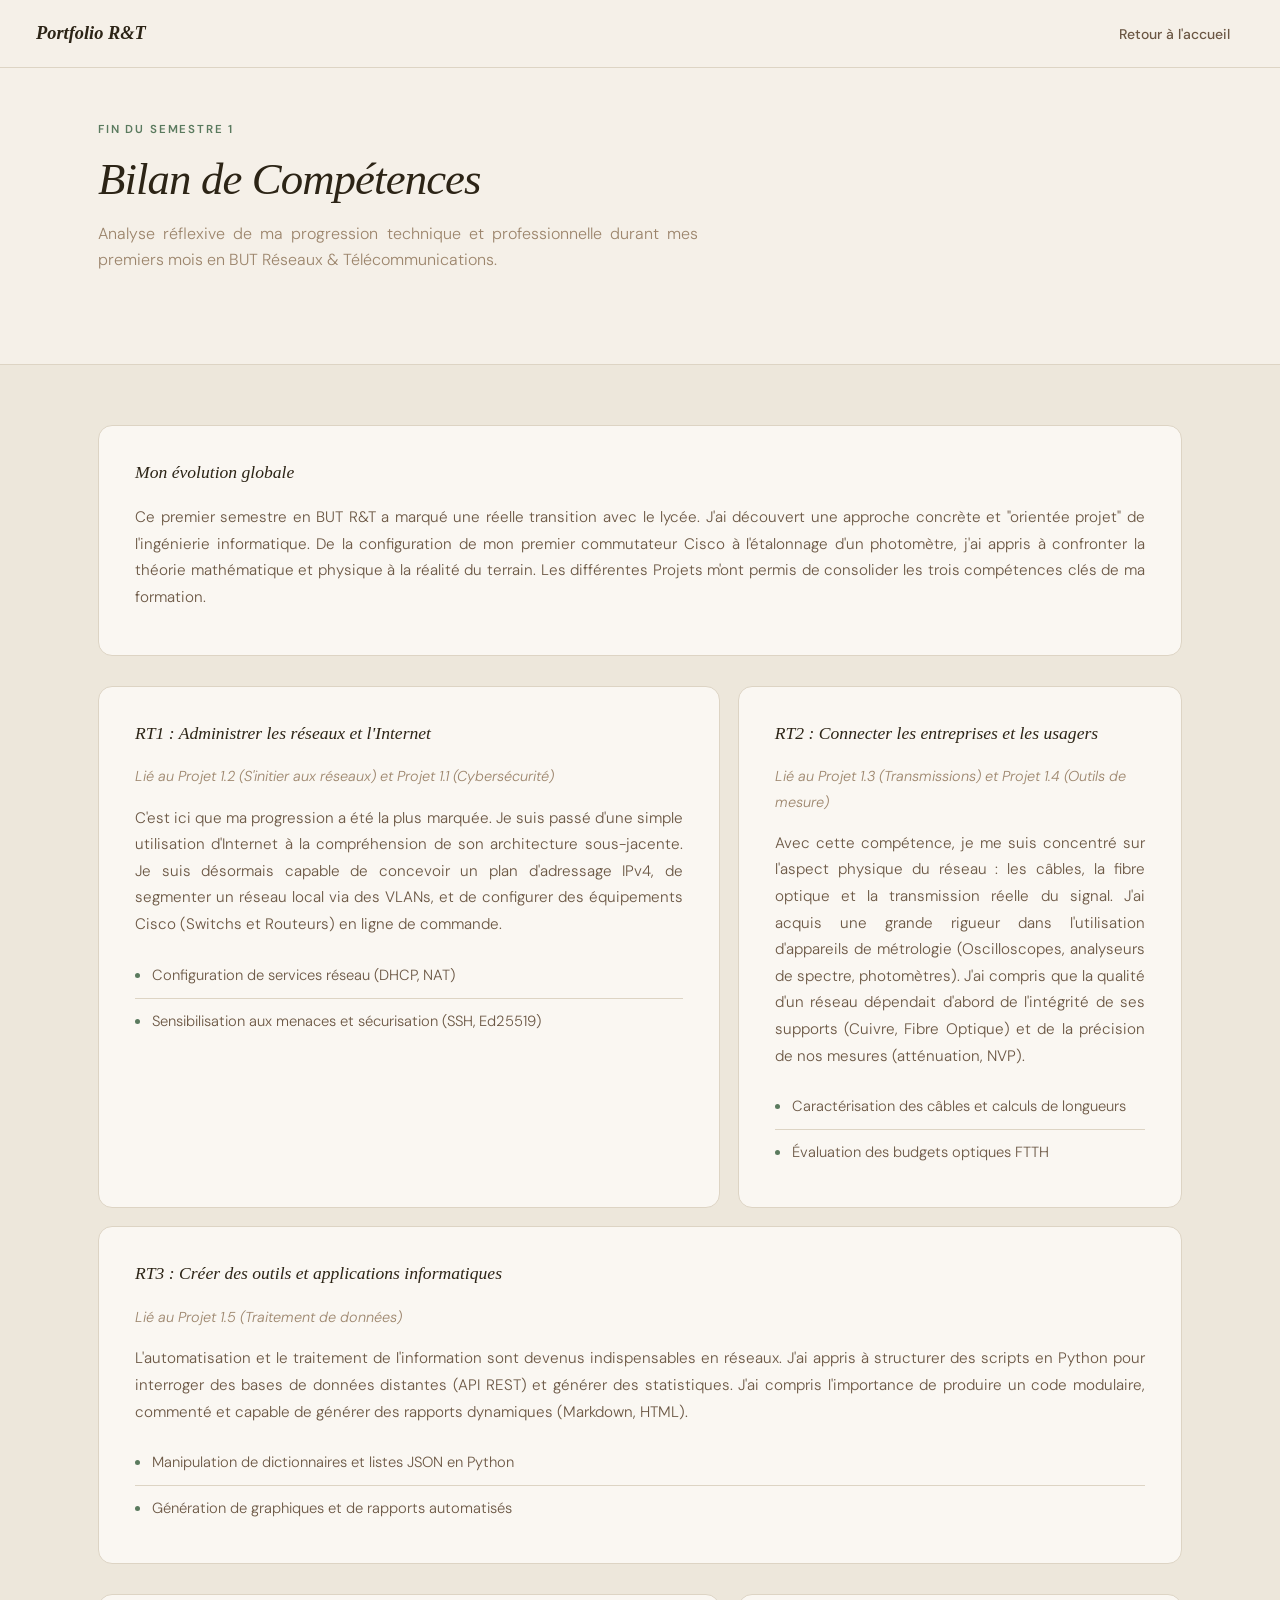
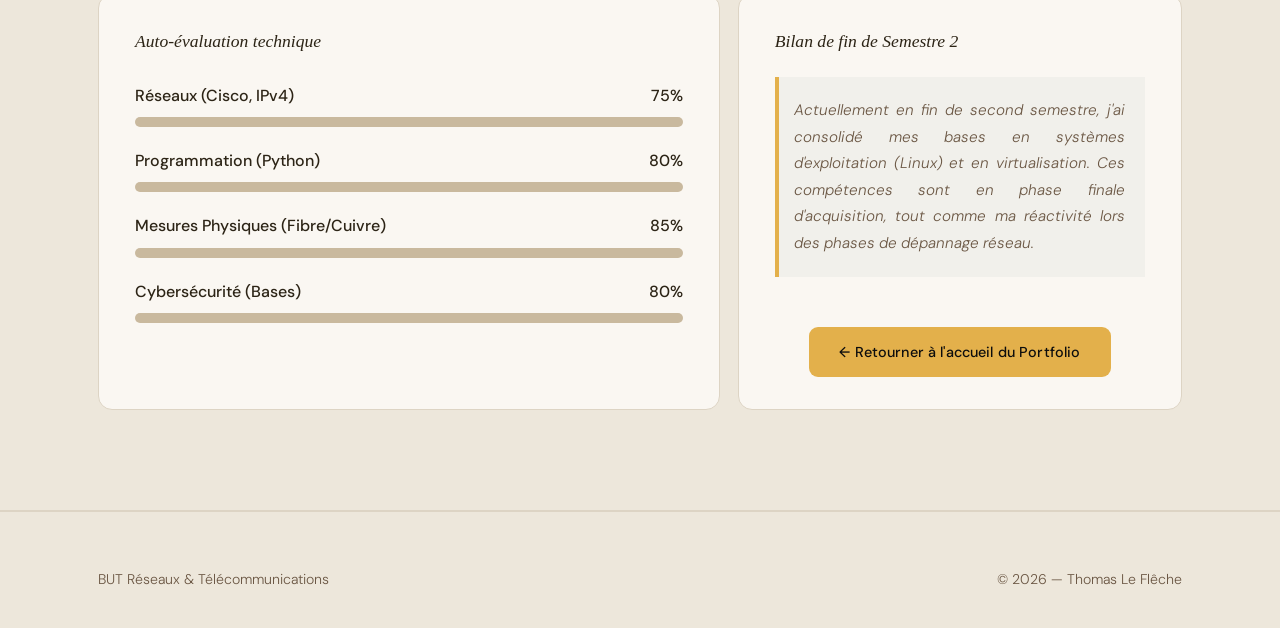
<file: bilan.html>
<!DOCTYPE html>
<html lang="fr">
<head>
  <meta charset="UTF-8" />
  <meta name="viewport" content="width=device-width, initial-scale=1.0" />
  <title>Bilan de Compétences S1 | Portfolio Thomas</title>
  <link rel="stylesheet" href="style.css" />
  <link href="https://fonts.googleapis.com/css2?family=Syne:wght@400;600;700;800&family=DM+Sans:ital,opsz,wght@0,9..40,300;0,9..40,400;0,9..40,500;1,9..40,300&display=swap" rel="stylesheet" />
  <style>
    /* ════ Justification globale de tous les textes ════ */
    p, .section__intro {
      text-align: justify;
      line-height: 1.6;
    }

    /* Styles spécifiques pour les barres de progression des compétences */
    .skill-container {
      margin-top: 25px;
    }
    .skill-item {
      margin-bottom: 20px;
    }
    .skill-header {
      display: flex;
      justify-content: space-between;
      margin-bottom: 8px;
      font-weight: 500;
      color: var(--text-main);
    }
    .skill-bar-bg {
      background-color: var(--border-accent);
      border-radius: 20px;
      height: 10px;
      width: 100%;
      overflow: hidden;
    }
    .skill-bar-fill {
      background: linear-gradient(90deg, var(--primary-accent), var(--cyber));
      height: 100%;
      border-radius: 20px;
      transition: width 1s ease-in-out;
    }
    
    .reflection-box {
      background: rgba(90, 122, 94, 0.05);
      border-left: 4px solid var(--primary-accent);
      padding: 20px;
      margin: 25px 0;
      font-style: italic;
      color: var(--text-dim);
    }
  </style>
</head>
<body>

  <nav class="nav">
    <div class="nav__logo">Portfolio R&T</div>
    <ul class="nav__links">
      <li><a href="index.html">Retour à l'accueil</a></li>
    </ul>
  </nav>

  <section class="section" style="padding-top: 120px; padding-bottom: 40px;">
    <div class="container">
      <div class="section__label">Fin du Semestre 1</div>
      <h1 class="section__title">Bilan de Compétences</h1>
      <p class="section__intro">
        Analyse réflexive de ma progression technique et professionnelle durant mes premiers mois en BUT Réseaux & Télécommunications.
      </p>
    </div>
  </section>

  <section class="section section--dark" style="padding-top: 60px;">
    <div class="container">
      
      <div class="pres__card" style="margin-bottom: 30px;">
        <h3>Mon évolution globale</h3>
        <p>
          Ce premier semestre en BUT R&T a marqué une réelle transition avec le lycée. J'ai découvert une approche concrète et "orientée projet" de l'ingénierie informatique. De la configuration de mon premier commutateur Cisco à l'étalonnage d'un photomètre, j'ai appris à confronter la théorie mathématique et physique à la réalité du terrain. Les différentes Projets m'ont permis de consolider les trois compétences clés de ma formation.
        </p>
      </div>

      <div class="pres__grid">
        
        <div class="pres__card pres__card--main">
          <h3>RT1 : Administrer les réseaux et l'Internet</h3>
          <p style="color: var(--text-dim); font-size: 0.9rem; margin-bottom: 15px; text-align: left;">
            <em>Lié au Projet 1.2 (S'initier aux réseaux) et Projet 1.1 (Cybersécurité)</em>
          </p>
          <p>
            C'est ici que ma progression a été la plus marquée. Je suis passé d'une simple utilisation d'Internet à la compréhension de son architecture sous-jacente. Je suis désormais capable de concevoir un plan d'adressage IPv4, de segmenter un réseau local via des VLANs, et de configurer des équipements Cisco (Switchs et Routeurs) en ligne de commande.
          </p>
          <ul class="skill-list" style="margin-top: 15px;">
            <li><span class="skill-dot"></span>Configuration de services réseau (DHCP, NAT)</li>
            <li><span class="skill-dot"></span>Sensibilisation aux menaces et sécurisation (SSH, Ed25519)</li>
          </ul>
        </div>

        <div class="pres__card pres__card--main">
          <h3>RT2 : Connecter les entreprises et les usagers</h3>
          <p style="color: var(--text-dim); font-size: 0.9rem; margin-bottom: 15px; text-align: left;">
            <em>Lié au Projet 1.3 (Transmissions) et Projet 1.4 (Outils de mesure)</em>
          </p>
          <p>
            Avec cette compétence, je me suis concentré sur l'aspect physique du réseau : les câbles, la fibre optique et la transmission réelle du signal. J'ai acquis une grande rigueur dans l'utilisation d'appareils de métrologie (Oscilloscopes, analyseurs de spectre, photomètres). J'ai compris que la qualité d'un réseau dépendait d'abord de l'intégrité de ses supports (Cuivre, Fibre Optique) et de la précision de nos mesures (atténuation, NVP).
          </p>
          <ul class="skill-list" style="margin-top: 15px;">
            <li><span class="skill-dot"></span>Caractérisation des câbles et calculs de longueurs</li>
            <li><span class="skill-dot"></span>Évaluation des budgets optiques FTTH</li>
          </ul>
        </div>

        <div class="pres__card pres__card--main" style="grid-column: 1 / -1;">
          <h3>RT3 : Créer des outils et applications informatiques</h3>
          <p style="color: var(--text-dim); font-size: 0.9rem; margin-bottom: 15px; text-align: left;">
            <em>Lié au Projet 1.5 (Traitement de données)</em>
          </p>
          <p>
            L'automatisation et le traitement de l'information sont devenus indispensables en réseaux. J'ai appris à structurer des scripts en Python pour interroger des bases de données distantes (API REST) et générer des statistiques. J'ai compris l'importance de produire un code modulaire, commenté et capable de générer des rapports dynamiques (Markdown, HTML).
          </p>
          <ul class="skill-list" style="margin-top: 15px;">
            <li><span class="skill-dot"></span>Manipulation de dictionnaires et listes JSON en Python</li>
            <li><span class="skill-dot"></span>Génération de graphiques et de rapports automatisés</li>
          </ul>
        </div>

      </div>

      <div class="pres__grid" style="margin-top: 30px;">
        <div class="pres__card">
          <h3>Auto-évaluation technique</h3>
          <div class="skill-container">
            <div class="skill-item">
              <div class="skill-header"><span>Réseaux (Cisco, IPv4)</span><span>75%</span></div>
              <div class="skill-bar-bg"><div class="skill-bar-fill" style="width: 75%;"></div></div>
            </div>
            <div class="skill-item">
              <div class="skill-header"><span>Programmation (Python)</span><span>80%</span></div>
              <div class="skill-bar-bg"><div class="skill-bar-fill" style="width: 80%;"></div></div>
            </div>
            <div class="skill-item">
              <div class="skill-header"><span>Mesures Physiques (Fibre/Cuivre)</span><span>85%</span></div>
              <div class="skill-bar-bg"><div class="skill-bar-fill" style="width: 85%;"></div></div>
            </div>
            <div class="skill-item">
              <div class="skill-header"><span>Cybersécurité (Bases)</span><span>80%</span></div>
              <div class="skill-bar-bg"><div class="skill-bar-fill" style="width: 80%;"></div></div>
            </div>
          </div>
        </div>

        <div class="pres__card">
          <h3>Bilan de fin de Semestre 2</h3>
          <div class="reflection-box" style="text-align: justify; font-style: italic; border-left: 4px solid #e3b04b; padding-left: 15px; margin: 20px 0;">
            <p style="margin: 0;">Actuellement en fin de second semestre, j'ai consolidé mes bases en systèmes d'exploitation (Linux) et en virtualisation. Ces compétences sont en phase finale d'acquisition, tout comme ma réactivité lors des phases de dépannage réseau.</p>
          </div>
          <div style="text-align: center; margin-top: 50px;">
            <a href="index.html" class="btn btn--primary" style="background: #e3b04b; color: #0d0d0d;">
              ← Retourner à l'accueil du Portfolio
            </a>
          </div>
        </div>

      </div>
    </div>
  </section>

  <footer class="footer">
    <div class="container footer__inner">
      <div class="footer__left">
        <p>BUT Réseaux & Télécommunications</p>
      </div>
      <div class="footer__right">
        <p>© 2026 — Thomas Le Flêche</p>
      </div>
    </div>
  </footer>

</body>
</html>
</file>
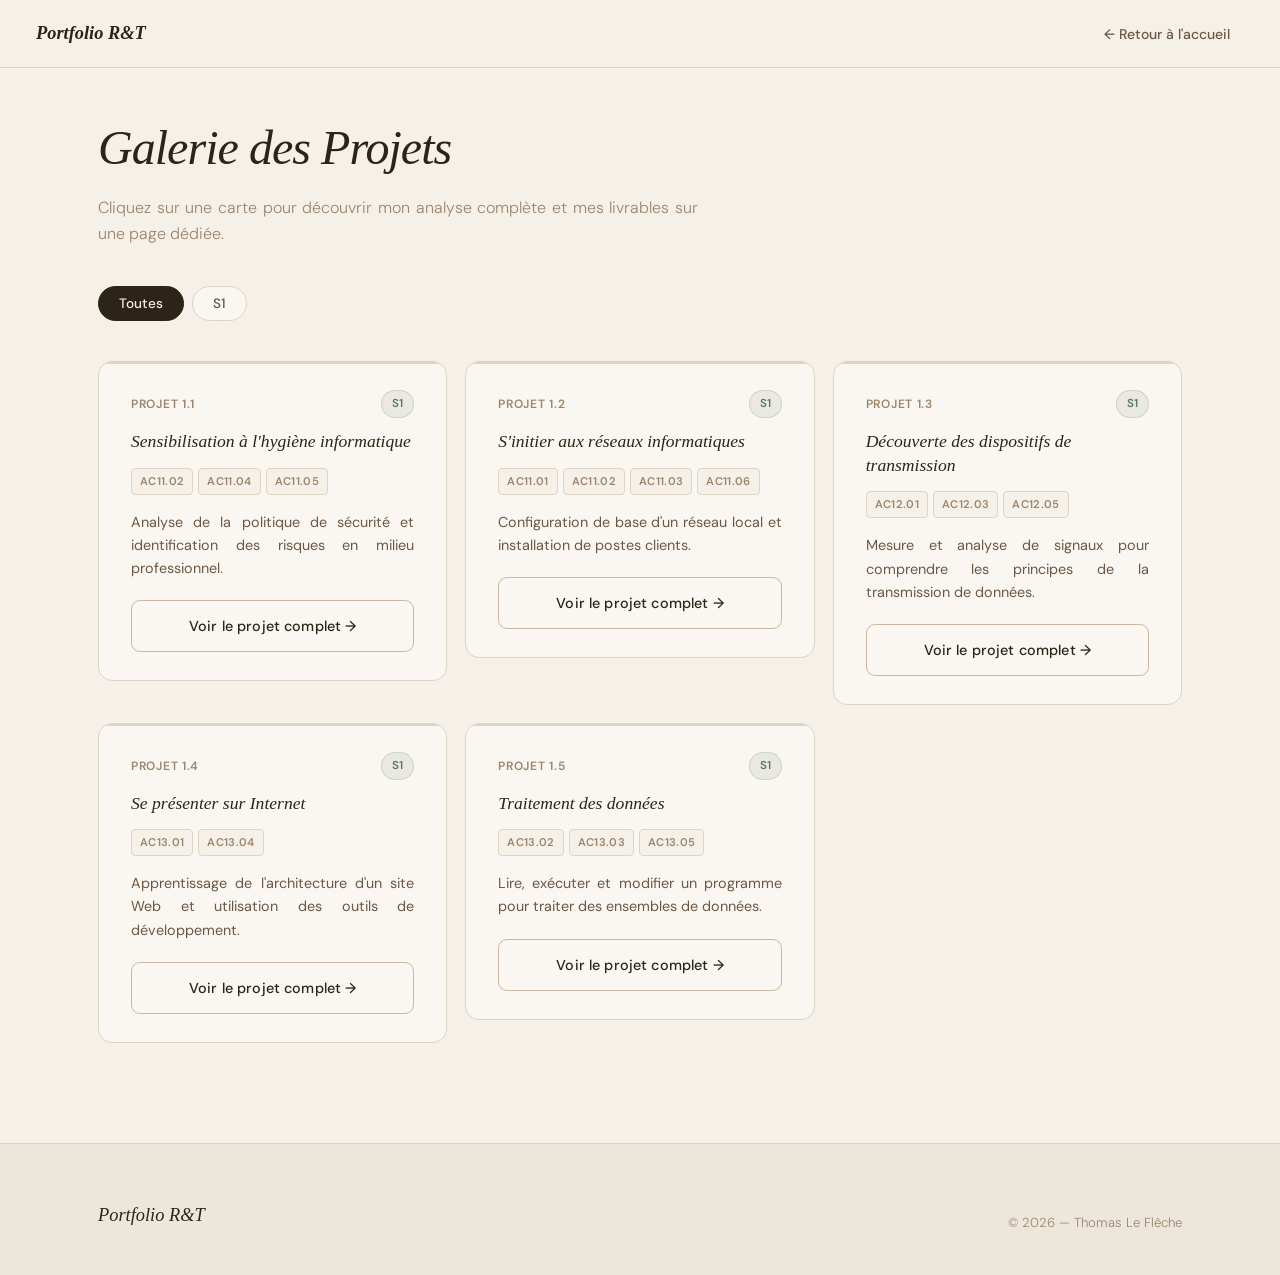
<file: projets.html>
<!DOCTYPE html>
<html lang="fr">
<head>
  <meta charset="UTF-8" />
  <meta name="viewport" content="width=device-width, initial-scale=1.0" />
  <title>Mes Projets — Thomas Le Flêche</title>
  <link rel="stylesheet" href="style.css" />
  <link href="https://fonts.googleapis.com/css2?family=Syne:wght@400;600;700;800&family=DM+Sans:ital,opsz,wght@0,9..40,300;0,9..40,400;0,9..40,500;1,9..40,300&display=swap" rel="stylesheet" />
  <style>
    /* ════ Justification globale de tous les textes ════ */
    p, .section__intro {
      text-align: justify;
      line-height: 1.6;
    }
  </style>
</head>
<body>

  <nav class="nav" id="nav">
    <div class="nav__logo">Portfolio R&T</div>
    <ul class="nav__links">
      <li><a href="index.html">← Retour à l'accueil</a></li>
    </ul>
  </nav>

  <section class="section" style="padding-top: 120px; min-height: 100vh;">
    <div class="container">
      <h1 class="section__title" style="font-size: 3rem; margin-bottom: 20px;">Galerie des Projets</h1>
      <p class="section__intro" style="margin-bottom: 40px;">
        Cliquez sur une carte pour découvrir mon analyse complète et mes livrables sur une page dédiée.
      </p>

      <div class="saes__filters">
        <button class="filter-btn active" data-filter="all">Toutes</button>
        <button class="filter-btn" data-filter="s1">S1</button>
      </div>

      <div class="saes__grid">
        <article class="sae-card" data-sem="s1">
          <div class="sae-card__header">
            <span class="sae-card__code">Projet 1.1</span>
            <span class="sae-card__sem">S1</span>
          </div>
          <h3 class="sae-card__title">Sensibilisation à l'hygiène informatique</h3>
          <div class="sae-card__acs">
            <span class="ac-tag">AC11.02</span><span class="ac-tag">AC11.04</span><span class="ac-tag">AC11.05</span>
          </div>
          <div style="margin-top: 15px; margin-bottom: 20px;">
            <p style="color: var(--text-muted); font-size: 0.9rem;">Analyse de la politique de sécurité et identification des risques en milieu professionnel.</p>
          </div>
          <a href="sae11.html" class="btn btn--ghost" style="width: 100%; justify-content: center;">Voir le projet complet →</a>
        </article>

        <article class="sae-card" data-sem="s1">
          <div class="sae-card__header">
            <span class="sae-card__code">Projet 1.2</span>
            <span class="sae-card__sem">S1</span>
          </div>
          <h3 class="sae-card__title">S'initier aux réseaux informatiques</h3>
          <div class="sae-card__acs">
            <span class="ac-tag">AC11.01</span><span class="ac-tag">AC11.02</span><span class="ac-tag">AC11.03</span><span class="ac-tag">AC11.06</span>
          </div>
          <div style="margin-top: 15px; margin-bottom: 20px;">
            <p style="color: var(--text-muted); font-size: 0.9rem;">Configuration de base d'un réseau local et installation de postes clients.</p>
          </div>
          <a href="sae12.html" class="btn btn--ghost" style="width: 100%; justify-content: center;">Voir le projet complet →</a>
        </article>

        <article class="sae-card" data-sem="s1">
          <div class="sae-card__header">
            <span class="sae-card__code">Projet 1.3</span>
            <span class="sae-card__sem">S1</span>
          </div>
          <h3 class="sae-card__title">Découverte des dispositifs de transmission</h3>
          <div class="sae-card__acs">
            <span class="ac-tag">AC12.01</span><span class="ac-tag">AC12.03</span><span class="ac-tag">AC12.05</span>
          </div>
          <div style="margin-top: 15px; margin-bottom: 20px;">
            <p style="color: var(--text-muted); font-size: 0.9rem;">Mesure et analyse de signaux pour comprendre les principes de la transmission de données.</p>
          </div>
          <a href="sae13.html" class="btn btn--ghost" style="width: 100%; justify-content: center;">Voir le projet complet →</a>
        </article>

        <article class="sae-card" data-sem="s1">
          <div class="sae-card__header">
            <span class="sae-card__code">Projet 1.4</span>
            <span class="sae-card__sem">S1</span>
          </div>
          <h3 class="sae-card__title">Se présenter sur Internet</h3>
          <div class="sae-card__acs">
            <span class="ac-tag">AC13.01</span><span class="ac-tag">AC13.04</span>
          </div>
          <div style="margin-top: 15px; margin-bottom: 20px;">
            <p style="color: var(--text-muted); font-size: 0.9rem;">Apprentissage de l'architecture d'un site Web et utilisation des outils de développement.</p>
          </div>
          <a href="sae14.html" class="btn btn--ghost" style="width: 100%; justify-content: center;">Voir le projet complet →</a>
        </article>

        <article class="sae-card" data-sem="s1">
          <div class="sae-card__header">
            <span class="sae-card__code">Projet 1.5</span>
            <span class="sae-card__sem">S1</span>
          </div>
          <h3 class="sae-card__title">Traitement des données</h3>
          <div class="sae-card__acs">
            <span class="ac-tag">AC13.02</span><span class="ac-tag">AC13.03</span><span class="ac-tag">AC13.05</span>
          </div>
          <div style="margin-top: 15px; margin-bottom: 20px;">
            <p style="color: var(--text-muted); font-size: 0.9rem;">Lire, exécuter et modifier un programme pour traiter des ensembles de données.</p>
          </div>
          <a href="sae15.html" class="btn btn--ghost" style="width: 100%; justify-content: center;">Voir le projet complet →</a>
        </article>
      </div>
    </div>
  </section>

  <footer class="footer">
    <div class="container footer__inner">
      <div class="footer__left">
        <div class="footer__logo">Portfolio R&T</div>
      </div>
      <div class="footer__right">
        <p class="footer__copy">© 2026 — Thomas Le Flêche</p>
      </div>
    </div>
  </footer>

</body>
</html>
</file>
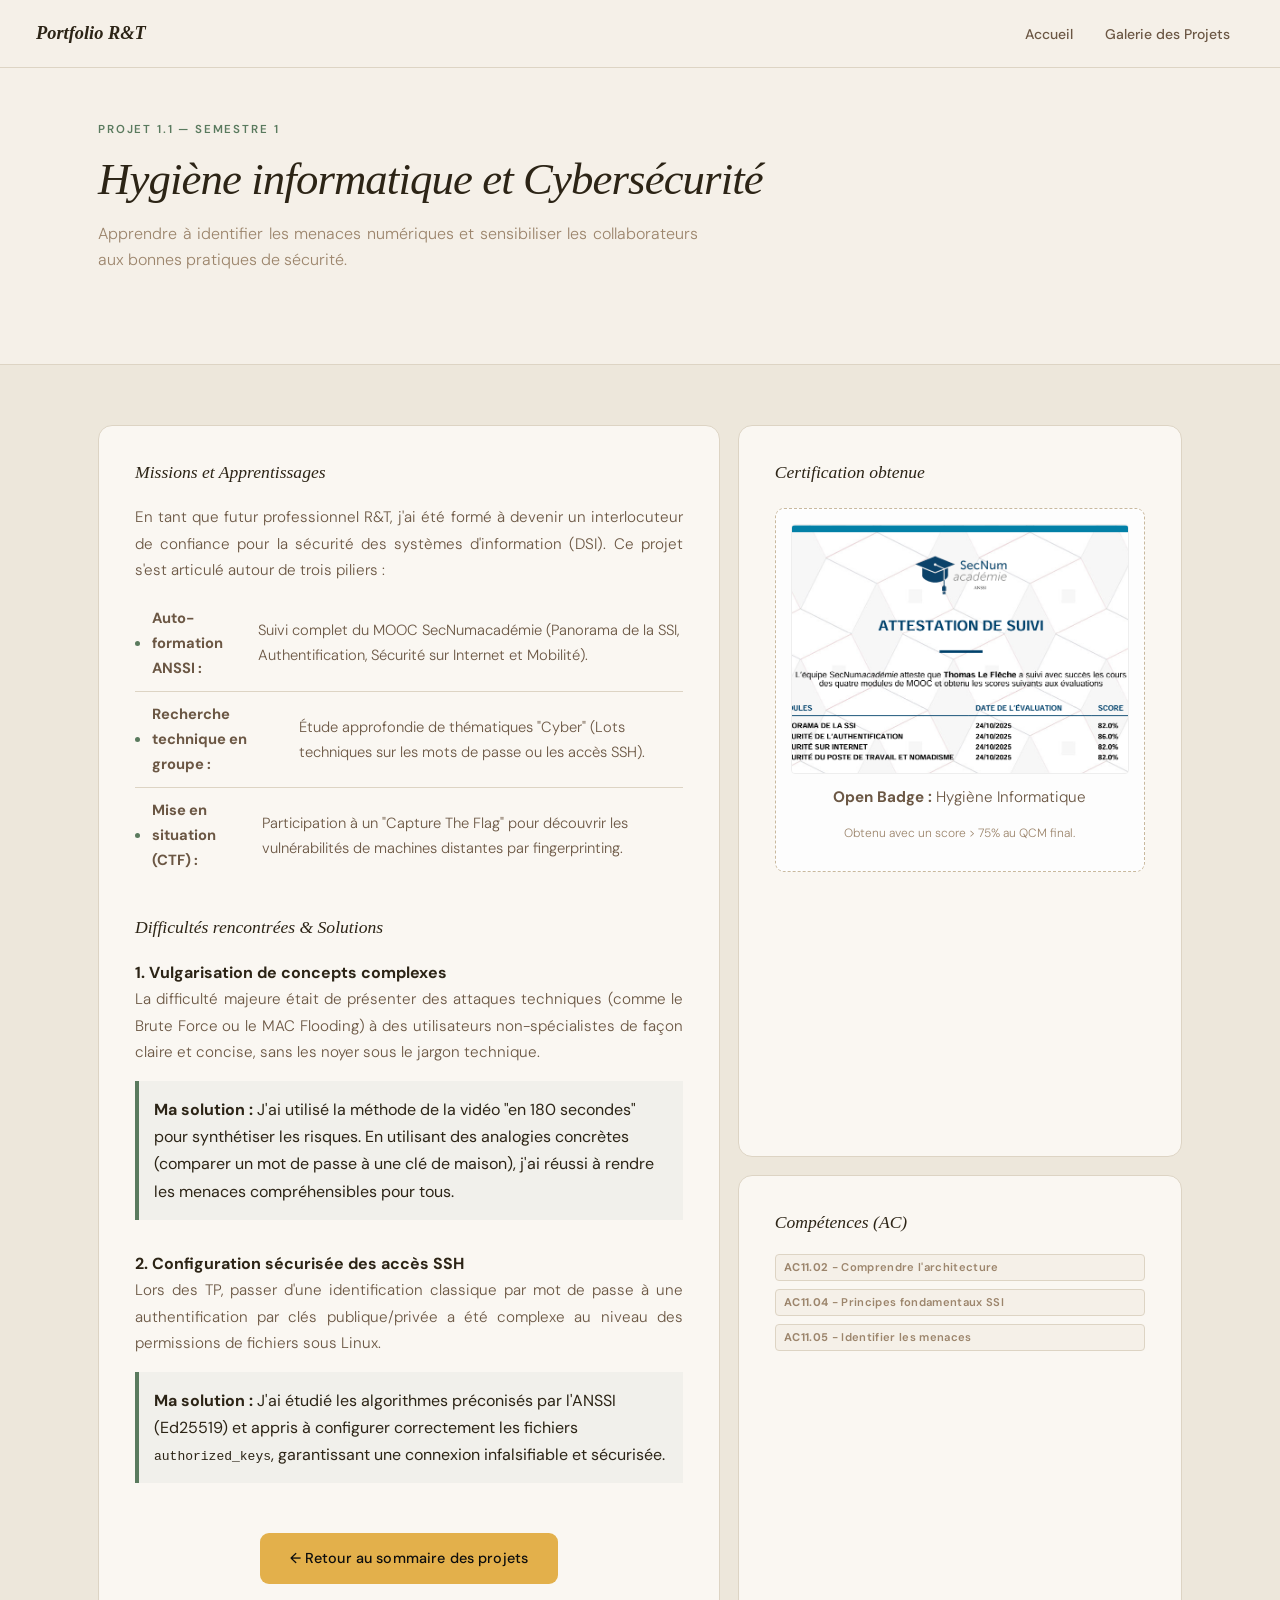
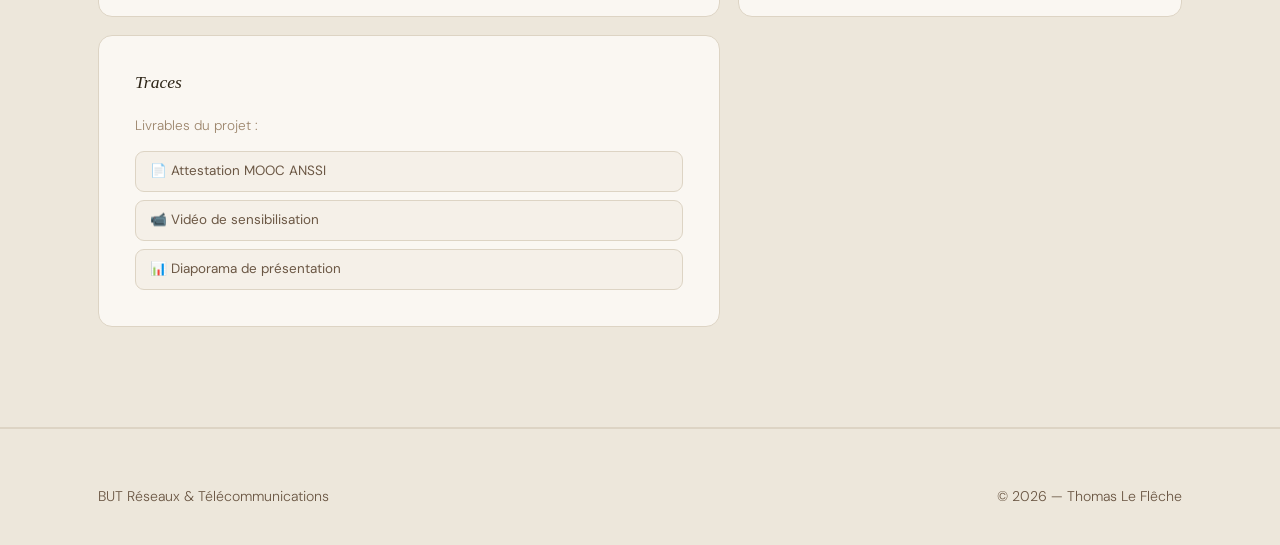
<file: sae11.html>
<!DOCTYPE html>
<html lang="fr">
<head>
  <meta charset="UTF-8" />
  <meta name="viewport" content="width=device-width, initial-scale=1.0" />
  <title>SAÉ 1.1 - Hygiène Informatique | Portfolio Thomas</title>
  <link rel="stylesheet" href="style.css" />
  <link href="https://fonts.googleapis.com/css2?family=Syne:wght@400;600;700;800&family=DM+Sans:ital,opsz,wght@0,9..40,300;0,9..40,400;0,9..40,500;1,9..40,300&display=swap" rel="stylesheet" />
  <style>
    /* ════ Justification globale de tous les textes ════ */
    p, .section__intro {
      text-align: justify;
      line-height: 1.6;
    }

    .screenshot-box {
      margin: 20px 0;
      background: #fdfdfd;
      border: 1px dashed var(--border-accent);
      border-radius: var(--radius-sm);
      padding: 15px;
      text-align: center;
    }
    
    /* Paramètres pour le recadrage de la capture d'écran mooc.png */
    .certif-container {
      width: 100%;
      height: 250px; 
      overflow: hidden; 
      border-radius: 4px;
      border: 1px solid #eee;
      margin-bottom: 10px;
    }
    
    .certif-img {
      width: 100%;
      height: 140%; 
      object-fit: cover;
      object-position: center 20%; /* Ajuste ce réglage pour bien centrer le diplôme */
    }

    .solution-box {
      background: rgba(90, 122, 94, 0.05);
      border-left: 4px solid var(--cyber);
      padding: 15px;
      margin: 15px 0;
    }
  </style>
</head>
<body>

  <nav class="nav">
    <div class="nav__logo">Portfolio R&T</div>
    <ul class="nav__links">
      <li><a href="index.html">Accueil</a></li>
      <li><a href="projets.html">Galerie des Projets</a></li>
    </ul>
  </nav>

  <section class="section" style="padding-top: 120px; padding-bottom: 40px;">
    <div class="container">
      <div class="section__label">Projet 1.1 — Semestre 1</div>
      <h1 class="section__title">Hygiène informatique et Cybersécurité</h1>
      <p class="section__intro">
        Apprendre à identifier les menaces numériques et sensibiliser les collaborateurs aux bonnes pratiques de sécurité.
      </p>
    </div>
  </section>

  <section class="section section--dark" style="padding-top: 60px;">
    <div class="container">
      
      <div class="pres__grid">
        <div class="pres__card pres__card--main">
          <h3>Missions et Apprentissages</h3>
          <p>
            En tant que futur professionnel R&T, j'ai été formé à devenir un interlocuteur de confiance pour la sécurité des systèmes d'information (DSI). Ce projet s'est articulé autour de trois piliers :
          </p>
          
          <ul class="skill-list">
            <li><span class="skill-dot"></span><strong>Auto-formation ANSSI :</strong> Suivi complet du MOOC SecNumacadémie (Panorama de la SSI, Authentification, Sécurité sur Internet et Mobilité).</li>
            <li><span class="skill-dot"></span><strong>Recherche technique en groupe :</strong> Étude approfondie de thématiques "Cyber" (Lots techniques sur les mots de passe ou les accès SSH).</li>
            <li><span class="skill-dot"></span><strong>Mise en situation (CTF) :</strong> Participation à un "Capture The Flag" pour découvrir les vulnérabilités de machines distantes par fingerprinting.</li>
          </ul>

          <h3 style="margin-top: 30px;">Difficultés rencontrées & Solutions</h3>
          
          <div class="problem-section">
            <h4>1. Vulgarisation de concepts complexes</h4>
            <p>
              La difficulté majeure était de présenter des attaques techniques (comme le Brute Force ou le MAC Flooding) à des utilisateurs non-spécialistes de façon claire et concise, sans les noyer sous le jargon technique.
            </p>
            <div class="solution-box">
              <strong>Ma solution :</strong> J'ai utilisé la méthode de la vidéo "en 180 secondes" pour synthétiser les risques. En utilisant des analogies concrètes (comparer un mot de passe à une clé de maison), j'ai réussi à rendre les menaces compréhensibles pour tous.
            </div>
          </div>

          <div class="problem-section" style="margin-top: 30px;">
            <h4>2. Configuration sécurisée des accès SSH</h4>
            <p>
              Lors des TP, passer d'une identification classique par mot de passe à une authentification par clés publique/privée a été complexe au niveau des permissions de fichiers sous Linux.
            </p>
            <div class="solution-box">
              <strong>Ma solution :</strong> J'ai étudié les algorithmes préconisés par l'ANSSI (Ed25519) et appris à configurer correctement les fichiers <code>authorized_keys</code>, garantissant une connexion infalsifiable et sécurisée.
            </div>
          </div>

          <div style="text-align: center; margin-top: 50px;">
  <a href="projets.html" class="btn btn--primary" style="background: #e3b04b; color: #0d0d0d;">
    ← Retour au sommaire des projets
  </a>
</div>
        </div>

        <div class="pres__card">
          <h3>Certification obtenue</h3>
          <div class="screenshot-box">
            <div class="certif-container">
              <img src="mooc.png" alt="Open Badge" class="certif-img">
            </div>
            <p style="text-align: center;"><strong>Open Badge :</strong> Hygiène Informatique</p>
            <p style="font-size: 0.75rem; color: var(--text-dim); text-align: center;">Obtenu avec un score > 75% au QCM final.</p>
          </div>
        </div>

        <div class="pres__card">
          <h3>Compétences (AC)</h3>
          <div style="display: flex; flex-direction: column; gap: 8px;">
            <div class="ac-tag"><strong>AC11.02</strong> - Comprendre l'architecture</div>
            <div class="ac-tag"><strong>AC11.04</strong> - Principes fondamentaux SSI</div>
            <div class="ac-tag"><strong>AC11.05</strong> - Identifier les menaces</div>
          </div>
        </div>

        <div class="pres__card">
          <h3>Traces</h3>
          <p style="font-size: 0.85rem; color: var(--text-dim); margin-bottom: 10px;">Livrables du projet :</p>
          <a href="Certification MOOC.pdf" class="trace-placeholder" style="text-decoration: none;" download>📄 Attestation MOOC ANSSI</a>
          <a href="#" class="trace-placeholder" style="text-decoration: none;">📹 Vidéo de sensibilisation</a>
          <a href="#" class="trace-placeholder" style="text-decoration: none;">📊 Diaporama de présentation</a>
        </div>
      </div>

    </div>
  </section>

  <footer class="footer">
    <div class="container footer__inner">
      <div class="footer__left">
        <p>BUT Réseaux & Télécommunications</p>
      </div>
      <div class="footer__right">
        <p>© 2026 — Thomas Le Flêche</p>
      </div>
    </div>
  </footer>

</body>
</html>
</file>
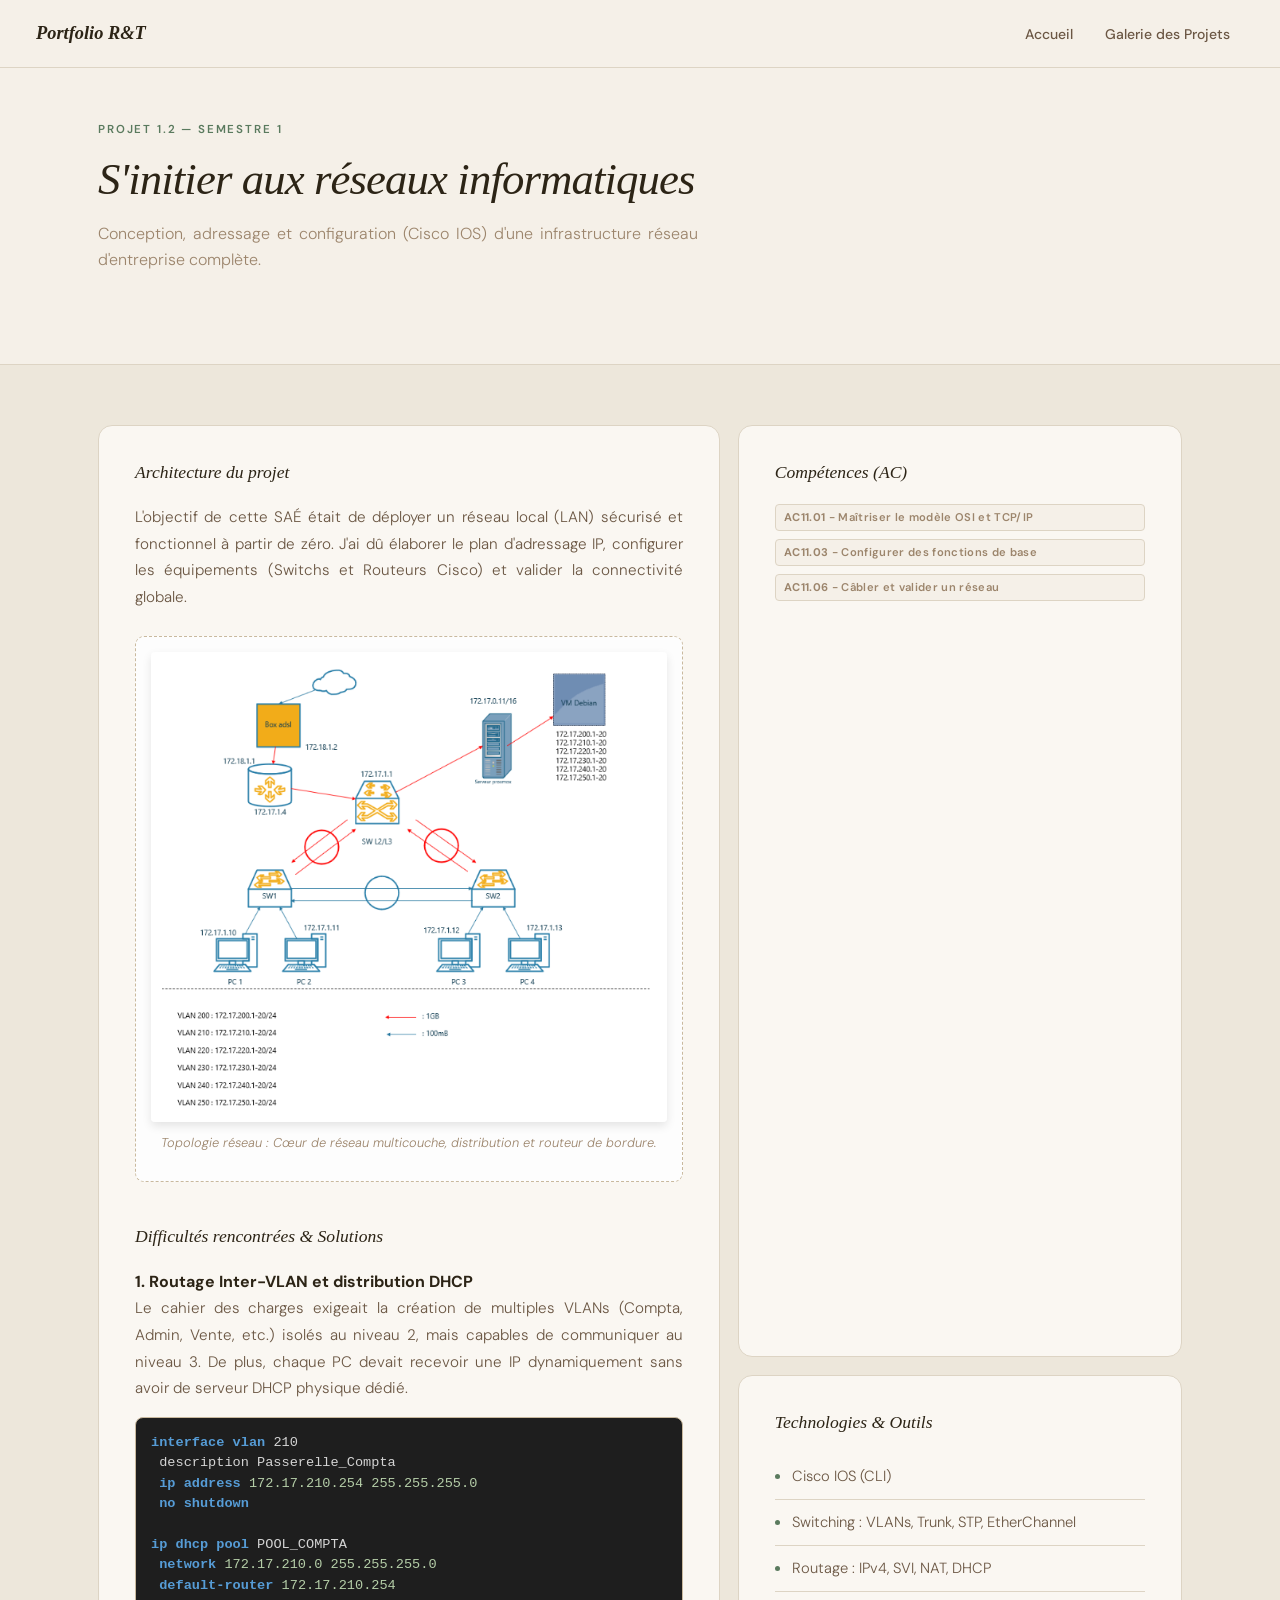
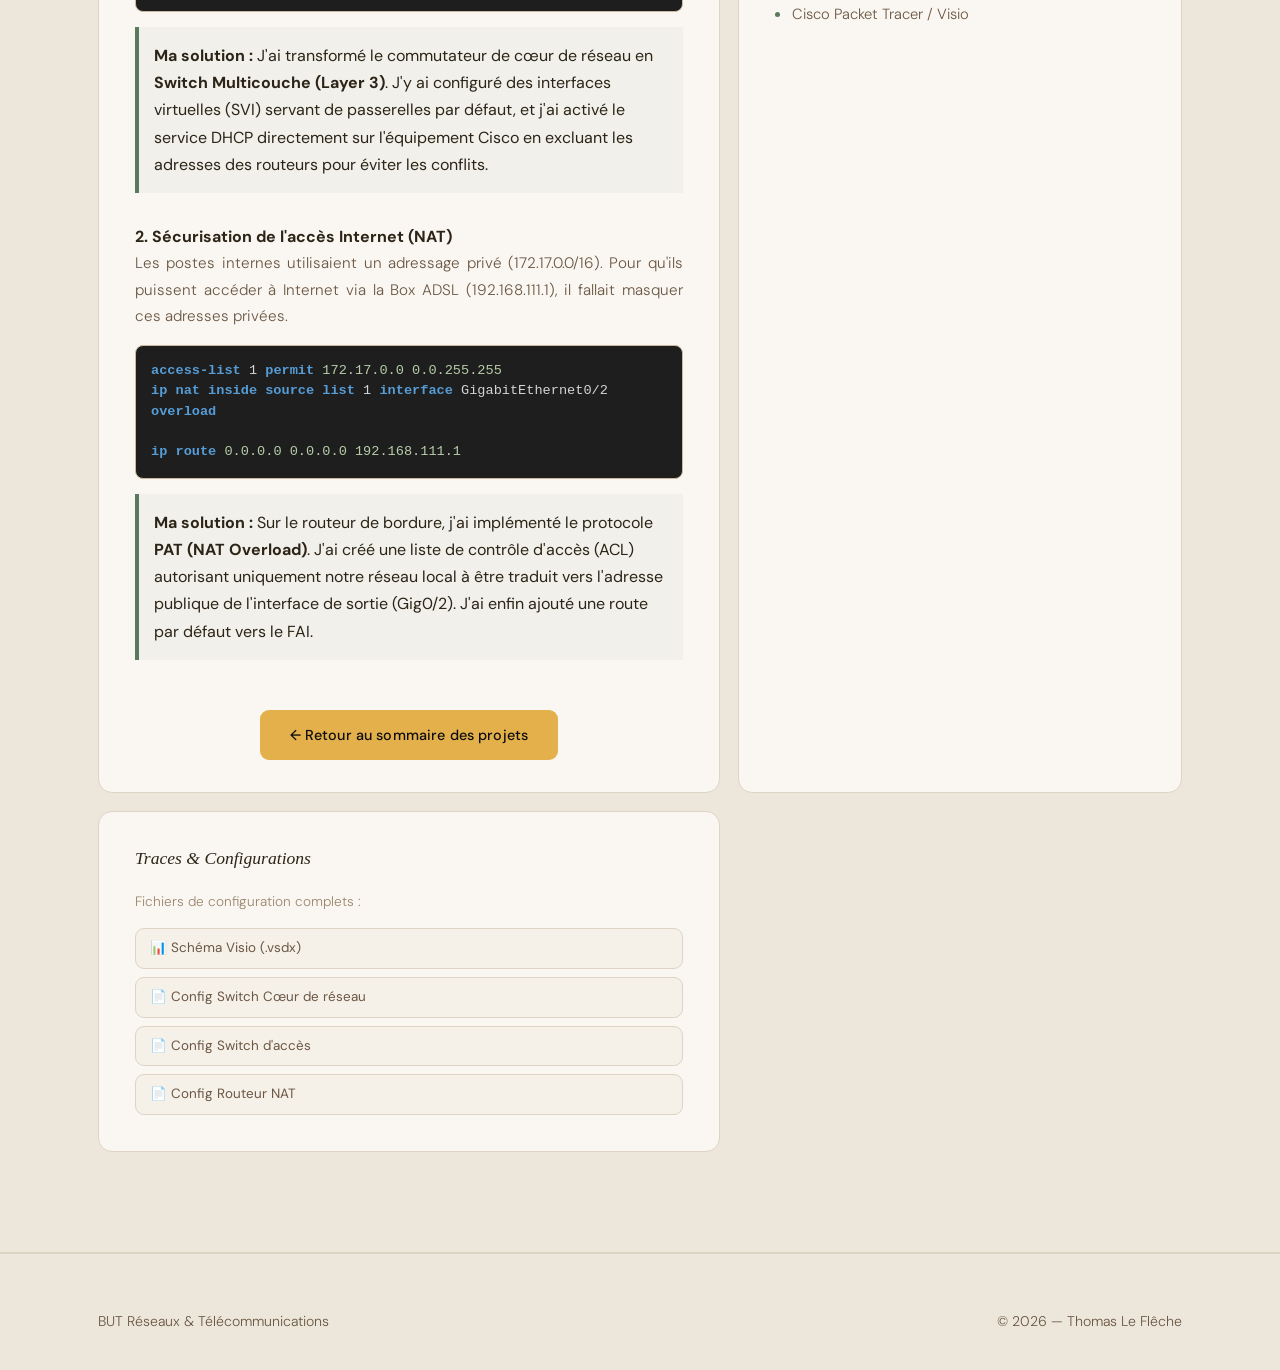
<file: sae12.html>
<!DOCTYPE html>
<html lang="fr">
<head>
  <meta charset="UTF-8" />
  <meta name="viewport" content="width=device-width, initial-scale=1.0" />
  <title>SAÉ 1.2 - S'initier aux réseaux | Portfolio Thomas</title>
  <link rel="stylesheet" href="style.css" />
  <link href="https://fonts.googleapis.com/css2?family=Syne:wght@400;600;700;800&family=DM+Sans:ital,opsz,wght@0,9..40,300;0,9..40,400;0,9..40,500;1,9..40,300&display=swap" rel="stylesheet" />
  <style>
    /* ════ Justification globale de tous les textes ════ */
    p, .section__intro {
      text-align: justify;
      line-height: 1.6;
    }

    .screenshot-box {
      margin: 20px 0;
      background: #fdfdfd;
      border: 1px dashed var(--border-accent);
      border-radius: var(--radius-sm);
      padding: 15px;
      text-align: center;
    }
    .screenshot-box img {
      width: 100%;
      height: auto;
      border-radius: 4px;
      box-shadow: 0 4px 10px rgba(0,0,0,0.1);
    }
    .code-snippet {
      background: #1e1e1e;
      color: #d4d4d4;
      font-family: 'Courier New', Courier, monospace;
      font-size: 0.85rem;
      line-height: 1.5;
      padding: 15px;
      border-radius: 8px;
      text-align: left;
      overflow-x: auto;
      border: 1px solid var(--border-accent);
    }
    .cisco-cmd { color: #569cd6; font-weight: bold; } /* Mots-clés Cisco */
    .cisco-ip { color: #b5cea8; } /* Adresses IP */
    
    .solution-box {
      background: rgba(90, 122, 94, 0.05);
      border-left: 4px solid var(--cyber);
      padding: 15px;
      margin: 15px 0;
    }
  </style>
</head>
<body>

  <nav class="nav">
    <div class="nav__logo">Portfolio R&T</div>
    <ul class="nav__links">
      <li><a href="index.html">Accueil</a></li>
      <li><a href="projets.html">Galerie des Projets</a></li>
    </ul>
  </nav>

  <section class="section" style="padding-top: 120px; padding-bottom: 40px;">
    <div class="container">
      <div class="section__label">Projet 1.2 — Semestre 1</div>
      <h1 class="section__title">S'initier aux réseaux informatiques</h1>
      <p class="section__intro">
        Conception, adressage et configuration (Cisco IOS) d'une infrastructure réseau d'entreprise complète.
      </p>
    </div>
  </section>

  <section class="section section--dark" style="padding-top: 60px;">
    <div class="container">
      
      <div class="pres__grid">
        <div class="pres__card pres__card--main">
          <h3>Architecture du projet</h3>
          <p>
            L'objectif de cette SAÉ était de déployer un réseau local (LAN) sécurisé et fonctionnel à partir de zéro. J'ai dû élaborer le plan d'adressage IP, configurer les équipements (Switchs et Routeurs Cisco) et valider la connectivité globale.
          </p>

          <div class="screenshot-box" style="margin-top: 25px;">
            <img src="ciscopacket.png" alt="Schéma logique du réseau">
            <p style="font-size: 0.8rem; color: var(--text-dim); font-style: italic; margin-top: 10px; text-align: center;">Topologie réseau : Cœur de réseau multicouche, distribution et routeur de bordure.</p>
          </div>

          <h3 style="margin-top: 40px;">Difficultés rencontrées & Solutions</h3>
          
          <div class="problem-section">
            <h4>1. Routage Inter-VLAN et distribution DHCP</h4>
            <p>
              Le cahier des charges exigeait la création de multiples VLANs (Compta, Admin, Vente, etc.) isolés au niveau 2, mais capables de communiquer au niveau 3. De plus, chaque PC devait recevoir une IP dynamiquement sans avoir de serveur DHCP physique dédié.
            </p>
            
            <div class="code-snippet" style="margin: 15px 0;">
<span class="cisco-cmd">interface vlan</span> 210<br>
&nbsp;description Passerelle_Compta<br>
&nbsp;<span class="cisco-cmd">ip address</span> <span class="cisco-ip">172.17.210.254 255.255.255.0</span><br>
&nbsp;<span class="cisco-cmd">no shutdown</span><br><br>
<span class="cisco-cmd">ip dhcp pool</span> POOL_COMPTA<br>
&nbsp;<span class="cisco-cmd">network</span> <span class="cisco-ip">172.17.210.0 255.255.255.0</span><br>
&nbsp;<span class="cisco-cmd">default-router</span> <span class="cisco-ip">172.17.210.254</span>
            </div>

            <div class="solution-box">
              <strong>Ma solution :</strong> J'ai transformé le commutateur de cœur de réseau en <strong>Switch Multicouche (Layer 3)</strong>. J'y ai configuré des interfaces virtuelles (SVI) servant de passerelles par défaut, et j'ai activé le service DHCP directement sur l'équipement Cisco en excluant les adresses des routeurs pour éviter les conflits.
            </div>
          </div>

          <div class="problem-section" style="margin-top: 30px;">
            <h4>2. Sécurisation de l'accès Internet (NAT)</h4>
            <p>
              Les postes internes utilisaient un adressage privé (172.17.0.0/16). Pour qu'ils puissent accéder à Internet via la Box ADSL (192.168.111.1), il fallait masquer ces adresses privées.
            </p>

            <div class="code-snippet" style="margin: 15px 0;">
<span class="cisco-cmd">access-list</span> 1 <span class="cisco-cmd">permit</span> <span class="cisco-ip">172.17.0.0 0.0.255.255</span><br>
<span class="cisco-cmd">ip nat inside source list</span> 1 <span class="cisco-cmd">interface</span> GigabitEthernet0/2 <span class="cisco-cmd">overload</span><br><br>
<span class="cisco-cmd">ip route</span> <span class="cisco-ip">0.0.0.0 0.0.0.0 192.168.111.1</span>
            </div>

            <div class="solution-box">
              <strong>Ma solution :</strong> Sur le routeur de bordure, j'ai implémenté le protocole <strong>PAT (NAT Overload)</strong>. J'ai créé une liste de contrôle d'accès (ACL) autorisant uniquement notre réseau local à être traduit vers l'adresse publique de l'interface de sortie (Gig0/2). J'ai enfin ajouté une route par défaut vers le FAI.
            </div>
          </div>

          <div style="text-align: center; margin-top: 50px;">
  <a href="projets.html" class="btn btn--primary" style="background: #e3b04b; color: #0d0d0d;">
    ← Retour au sommaire des projets
  </a>
</div>
        </div>

        <div class="pres__card">
          <h3>Compétences (AC)</h3>
          <div style="display: flex; flex-direction: column; gap: 8px;">
            <div class="ac-tag"><strong>AC11.01</strong> - Maîtriser le modèle OSI et TCP/IP</div>
            <div class="ac-tag"><strong>AC11.03</strong> - Configurer des fonctions de base</div>
            <div class="ac-tag"><strong>AC11.06</strong> - Câbler et valider un réseau</div>
          </div>
        </div>

        <div class="pres__card">
          <h3>Technologies & Outils</h3>
          <ul class="skill-list">
            <li><span class="skill-dot"></span>Cisco IOS (CLI)</li>
            <li><span class="skill-dot"></span>Switching : VLANs, Trunk, STP, EtherChannel</li>
            <li><span class="skill-dot"></span>Routage : IPv4, SVI, NAT, DHCP</li>
            <li><span class="skill-dot"></span>Cisco Packet Tracer / Visio</li>
          </ul>
        </div>

        <div class="pres__card">
          <h3>Traces & Configurations</h3>
          <p style="font-size: 0.85rem; color: var(--text-dim); margin-bottom: 10px; text-align: left;">Fichiers de configuration complets :</p>
          <a href="schema_logique_2.vsdx" class="trace-placeholder" style="text-decoration: none;" download>📊 Schéma Visio (.vsdx)</a>
          <a href="switch multilayer.txt" class="trace-placeholder" style="text-decoration: none;" download>📄 Config Switch Cœur de réseau</a>
          <a href="switch.txt" class="trace-placeholder" style="text-decoration: none;" download>📄 Config Switch d'accès</a>
          <a href="routeur.txt" class="trace-placeholder" style="text-decoration: none;" download>📄 Config Routeur NAT</a>
        </div>
      </div>

    </div>
  </section>

  <footer class="footer">
    <div class="container footer__inner">
      <div class="footer__left">
        <p>BUT Réseaux & Télécommunications</p>
      </div>
      <div class="footer__right">
        <p>© 2026 — Thomas Le Flêche</p>
      </div>
    </div>
  </footer>

</body>
</html>
</file>
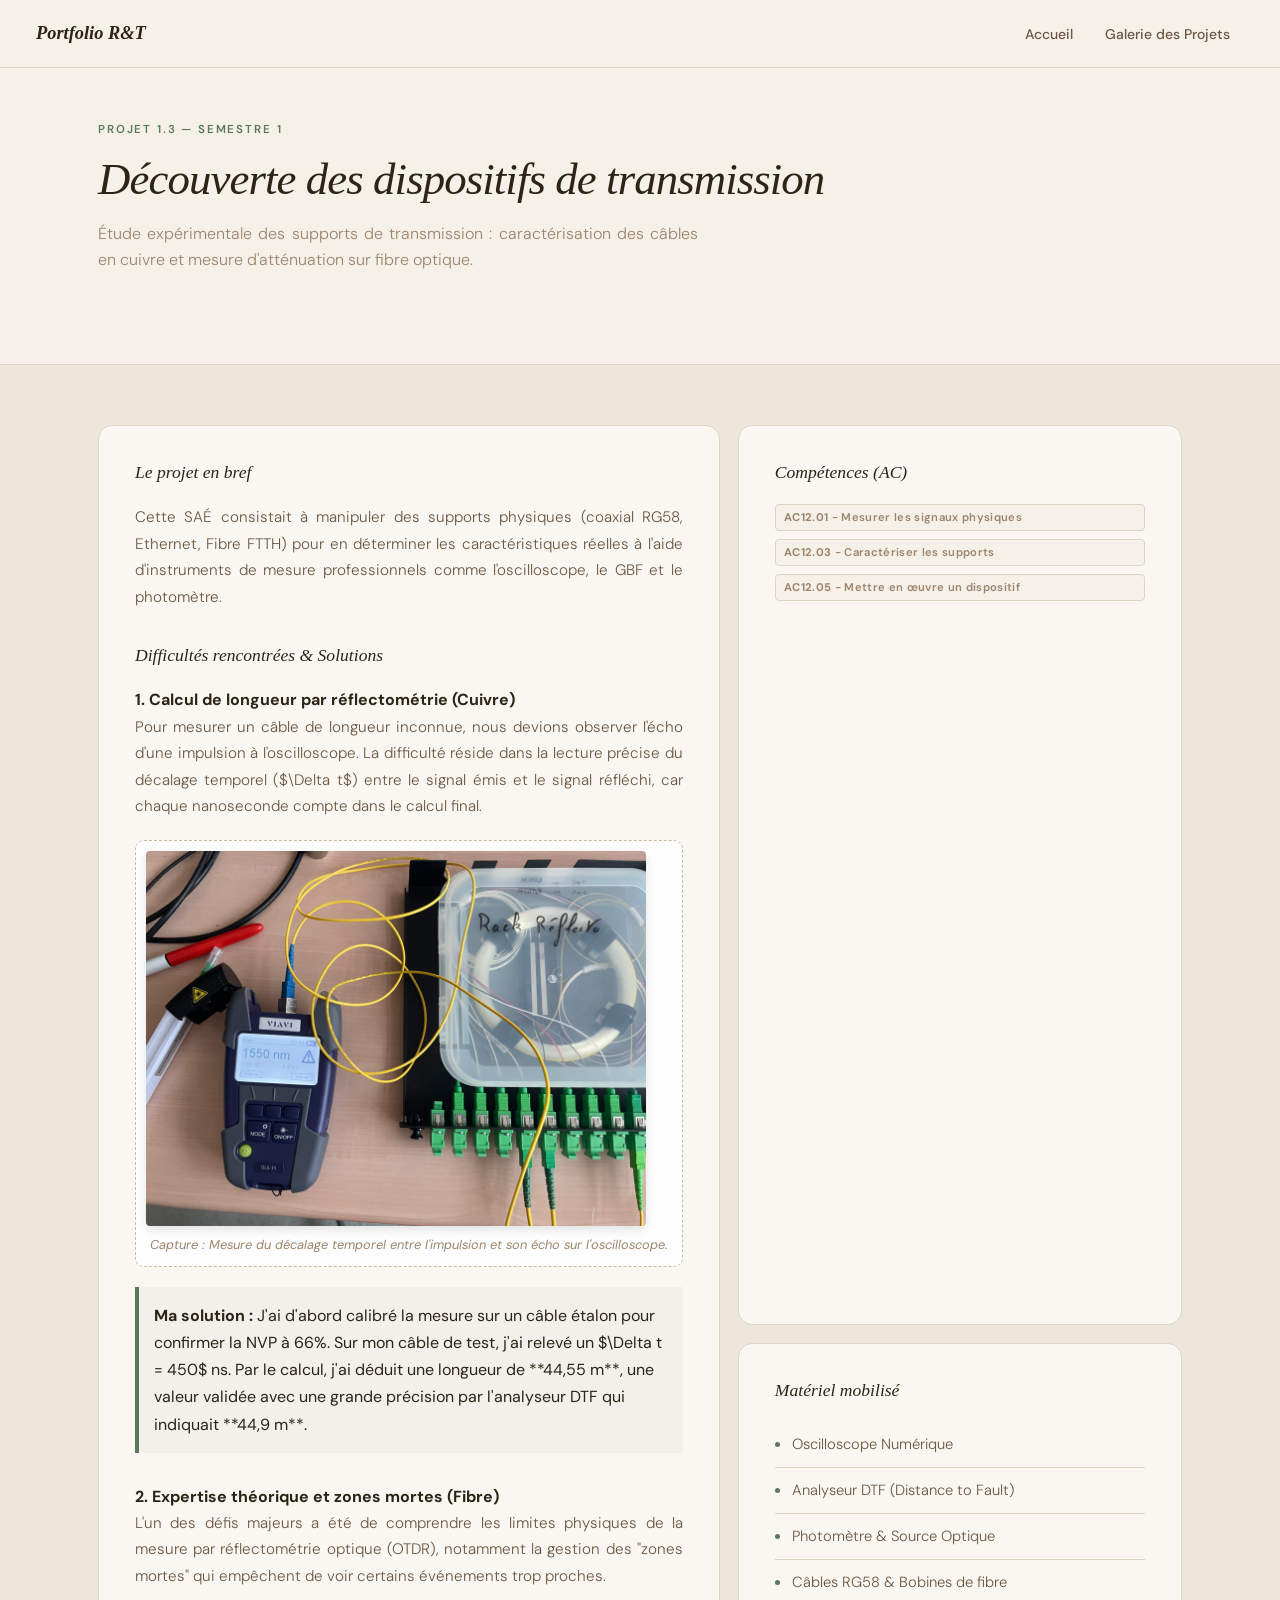
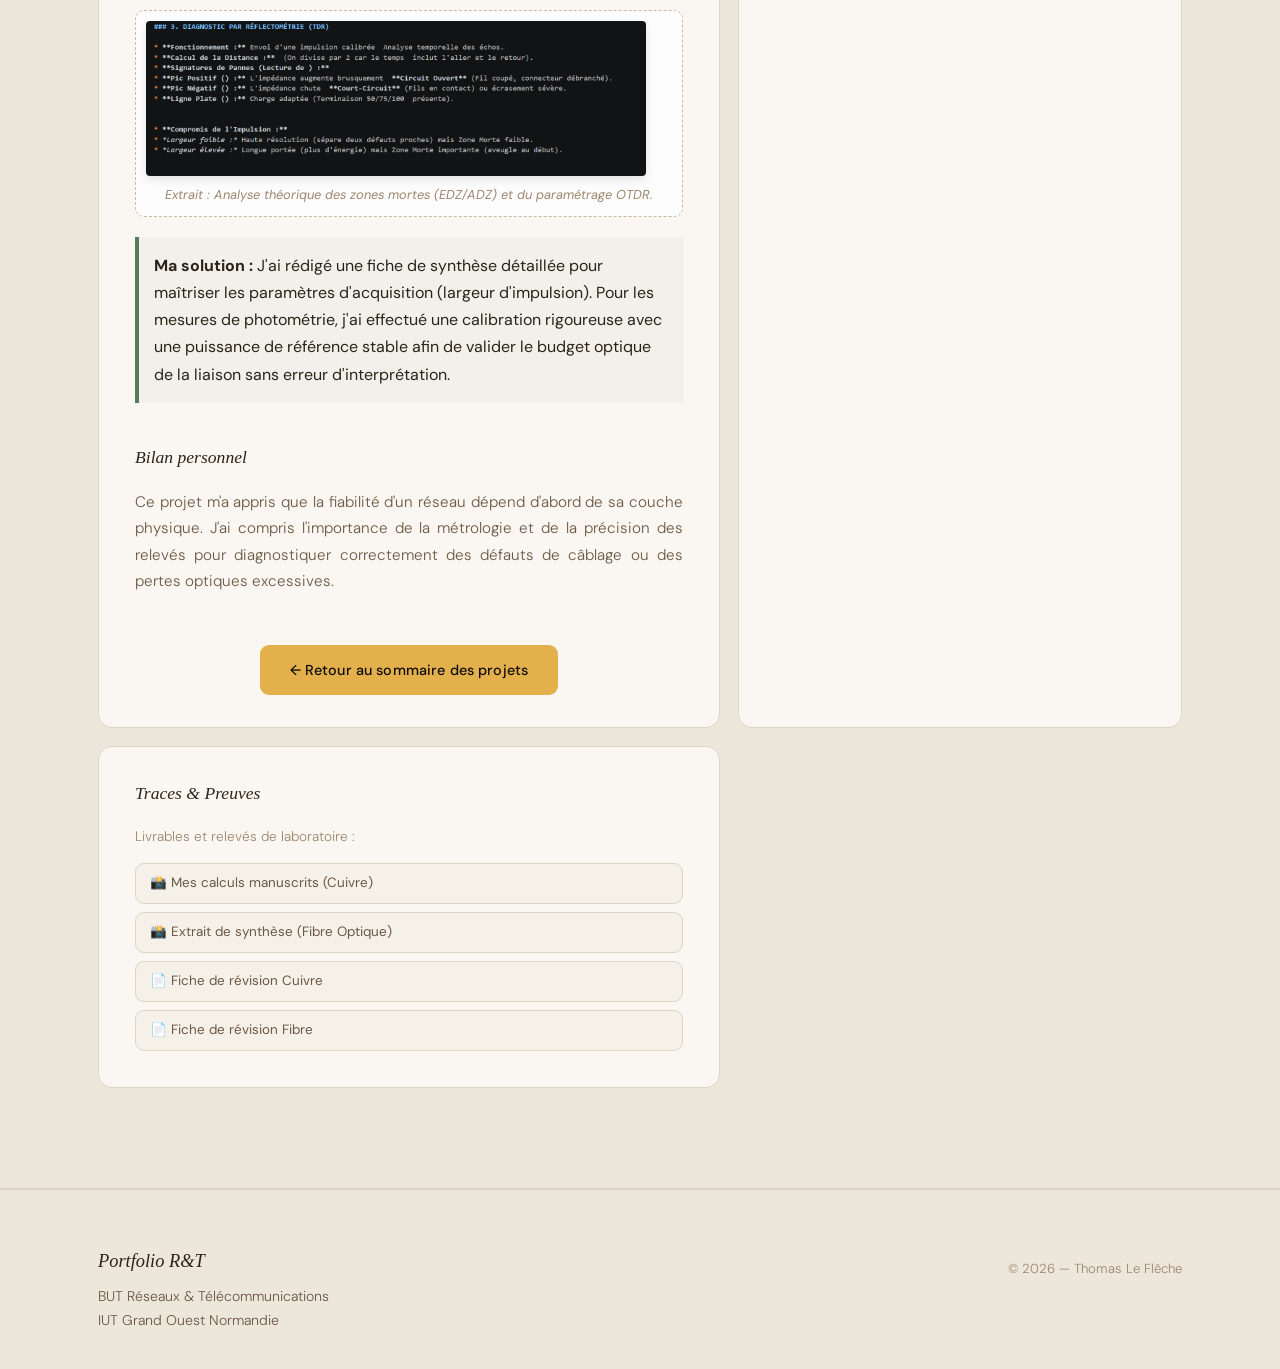
<file: sae13.html>
<!DOCTYPE html>
<html lang="fr">
<head>
  <meta charset="UTF-8" />
  <meta name="viewport" content="width=device-width, initial-scale=1.0" />
  <title>SAÉ 1.3 - Transmissions | Portfolio Thomas</title>
  <link rel="stylesheet" href="style.css" />
  <link href="https://fonts.googleapis.com/css2?family=Syne:wght@400;600;700;800&family=DM+Sans:ital,opsz,wght@0,9..40,300;0,9..40,400;0,9..40,500;1,9..40,300&display=swap" rel="stylesheet" />
  <style>
    /* ════ Justification globale de tous les textes ════ */
    p, .section__intro {
      text-align: justify;
      line-height: 1.6;
    }

    /* Styles spécifiques pour l'affichage des preuves techniques */
    .screenshot-box {
      margin: 20px 0;
      background: #fdfdfd;
      border: 1px dashed var(--border-accent);
      border-radius: var(--radius-sm);
      padding: 10px;
      text-align: center;
    }
    .screenshot-box img {
      width: 100%;
      max-width: 500px;
      height: auto;
      border-radius: 4px;
      margin-bottom: 8px;
      box-shadow: 0 4px 10px rgba(0,0,0,0.1);
    }
    .screenshot-caption {
      font-size: 0.8rem;
      color: var(--text-dim);
      font-style: italic;
      text-align: center;
    }
    .solution-box {
      background: rgba(90, 122, 94, 0.05);
      border-left: 4px solid var(--cyber);
      padding: 15px;
      margin: 15px 0;
    }
  </style>
</head>
<body>

  <nav class="nav">
    <div class="nav__logo">Portfolio R&T</div>
    <ul class="nav__links">
      <li><a href="index.html">Accueil</a></li>
      <li><a href="projets.html">Galerie des Projets</a></li>
    </ul>
  </nav>

  <section class="section" style="padding-top: 120px; padding-bottom: 40px;">
    <div class="container">
      <div class="section__label">Projet 1.3 — Semestre 1</div>
      <h1 class="section__title">Découverte des dispositifs de transmission</h1>
      <p class="section__intro">
        Étude expérimentale des supports de transmission : caractérisation des câbles en cuivre et mesure d'atténuation sur fibre optique.
      </p>
    </div>
  </section>

  <section class="section section--dark" style="padding-top: 60px;">
    <div class="container">
      
      <div class="pres__grid">
        <div class="pres__card pres__card--main">
          <h3>Le projet en bref</h3>
          <p>
            Cette SAÉ consistait à manipuler des supports physiques (coaxial RG58, Ethernet, Fibre FTTH) pour en déterminer les caractéristiques réelles à l'aide d'instruments de mesure professionnels comme l'oscilloscope, le GBF et le photomètre.
          </p>

          <h3 style="margin-top: 30px;">Difficultés rencontrées & Solutions</h3>
          
          <div class="problem-section">
            <h4>1. Calcul de longueur par réflectométrie (Cuivre)</h4>
            <p>
              Pour mesurer un câble de longueur inconnue, nous devions observer l'écho d'une impulsion à l'oscilloscope. La difficulté réside dans la lecture précise du décalage temporel ($\Delta t$) entre le signal émis et le signal réfléchi, car chaque nanoseconde compte dans le calcul final.
            </p>
            
            <div class="screenshot-box">
              <img src="IMG_9845.jpeg" alt="Mesure à l'oscilloscope">
              <div class="screenshot-caption">Capture : Mesure du décalage temporel entre l'impulsion et son écho sur l'oscilloscope.</div>
            </div>

            <div class="solution-box">
              <strong>Ma solution :</strong> J'ai d'abord calibré la mesure sur un câble étalon pour confirmer la NVP à 66%. Sur mon câble de test, j'ai relevé un $\Delta t = 450$ ns. Par le calcul, j'ai déduit une longueur de **44,55 m**, une valeur validée avec une grande précision par l'analyseur DTF qui indiquait **44,9 m**.
            </div>
          </div>

          <div class="problem-section" style="margin-top: 30px;">
            <h4>2. Expertise théorique et zones mortes (Fibre)</h4>
            <p>
              L'un des défis majeurs a été de comprendre les limites physiques de la mesure par réflectométrie optique (OTDR), notamment la gestion des "zones mortes" qui empêchent de voir certains événements trop proches.
            </p>

            <div class="screenshot-box">
              <img src="capture_fo.png" alt="Synthèse Fibre Optique">
              <div class="screenshot-caption">Extrait : Analyse théorique des zones mortes (EDZ/ADZ) et du paramétrage OTDR.</div>
            </div>

            <div class="solution-box">
              <strong>Ma solution :</strong> J'ai rédigé une fiche de synthèse détaillée pour maîtriser les paramètres d'acquisition (largeur d'impulsion). Pour les mesures de photométrie, j'ai effectué une calibration rigoureuse avec une puissance de référence stable afin de valider le budget optique de la liaison sans erreur d'interprétation.
            </div>
          </div>

          <h3 style="margin-top: 40px;">Bilan personnel</h3>
          <p>
            Ce projet m'a appris que la fiabilité d'un réseau dépend d'abord de sa couche physique. J'ai compris l'importance de la métrologie et de la précision des relevés pour diagnostiquer correctement des défauts de câblage ou des pertes optiques excessives.
          </p>

          <div style="text-align: center; margin-top: 50px;">
  <a href="projets.html" class="btn btn--primary" style="background: #e3b04b; color: #0d0d0d;">
    ← Retour au sommaire des projets
  </a>
</div>
        </div>

        <div class="pres__card">
          <h3>Compétences (AC)</h3>
          <div style="display: flex; flex-direction: column; gap: 8px;">
            <div class="ac-tag"><strong>AC12.01</strong> - Mesurer les signaux physiques</div>
            <div class="ac-tag"><strong>AC12.03</strong> - Caractériser les supports</div>
            <div class="ac-tag"><strong>AC12.05</strong> - Mettre en œuvre un dispositif</div>
          </div>
        </div>

        <div class="pres__card">
          <h3>Matériel mobilisé</h3>
          <ul class="skill-list">
            <li><span class="skill-dot"></span>Oscilloscope Numérique</li>
            <li><span class="skill-dot"></span>Analyseur DTF (Distance to Fault)</li>
            <li><span class="skill-dot"></span>Photomètre & Source Optique</li>
            <li><span class="skill-dot"></span>Câbles RG58 & Bobines de fibre</li>
          </ul>
        </div>

        <div class="pres__card">
          <h3>Traces & Preuves</h3>
          <p style="font-size: 0.85rem; color: var(--text-dim); margin-bottom: 10px; text-align: left;">Livrables et relevés de laboratoire :</p>
          <a href="IMG_9846.jpeg" class="trace-placeholder" style="text-decoration: none;" target="_blank">📸 Mes calculs manuscrits (Cuivre)</a>
          <a href="capture_fo.png" class="trace-placeholder" style="text-decoration: none;" target="_blank">📸 Extrait de synthèse (Fibre Optique)</a>
          <a href="CU.md" class="trace-placeholder" style="text-decoration: none;" download>📄 Fiche de révision Cuivre</a>
          <a href="FO.md" class="trace-placeholder" style="text-decoration: none;" download>📄 Fiche de révision Fibre</a>
        </div>
      </div>

    </div>
  </section>

  <footer class="footer">
    <div class="container footer__inner">
      <div class="footer__left">
        <div class="footer__logo">Portfolio R&T</div>
        <p>BUT Réseaux & Télécommunications<br/>IUT Grand Ouest Normandie</p>
      </div>
      <div class="footer__right">
        <p class="footer__copy">© 2026 — Thomas Le Flêche</p>
      </div>
    </div>
  </footer>

</body>
</html>

<script type="text/javascript"
src="http://cdn.mathjax.org/mathjax/latest/MathJax.js?config=TeX-AMS-MML_HTMLorMML"></script>
<script type="text/x-mathjax-config"> MathJax.Hub.Config({ tex2jax:
{inlineMath: [['$', '$']]}, messageStyle: "none" });</script>
</file>
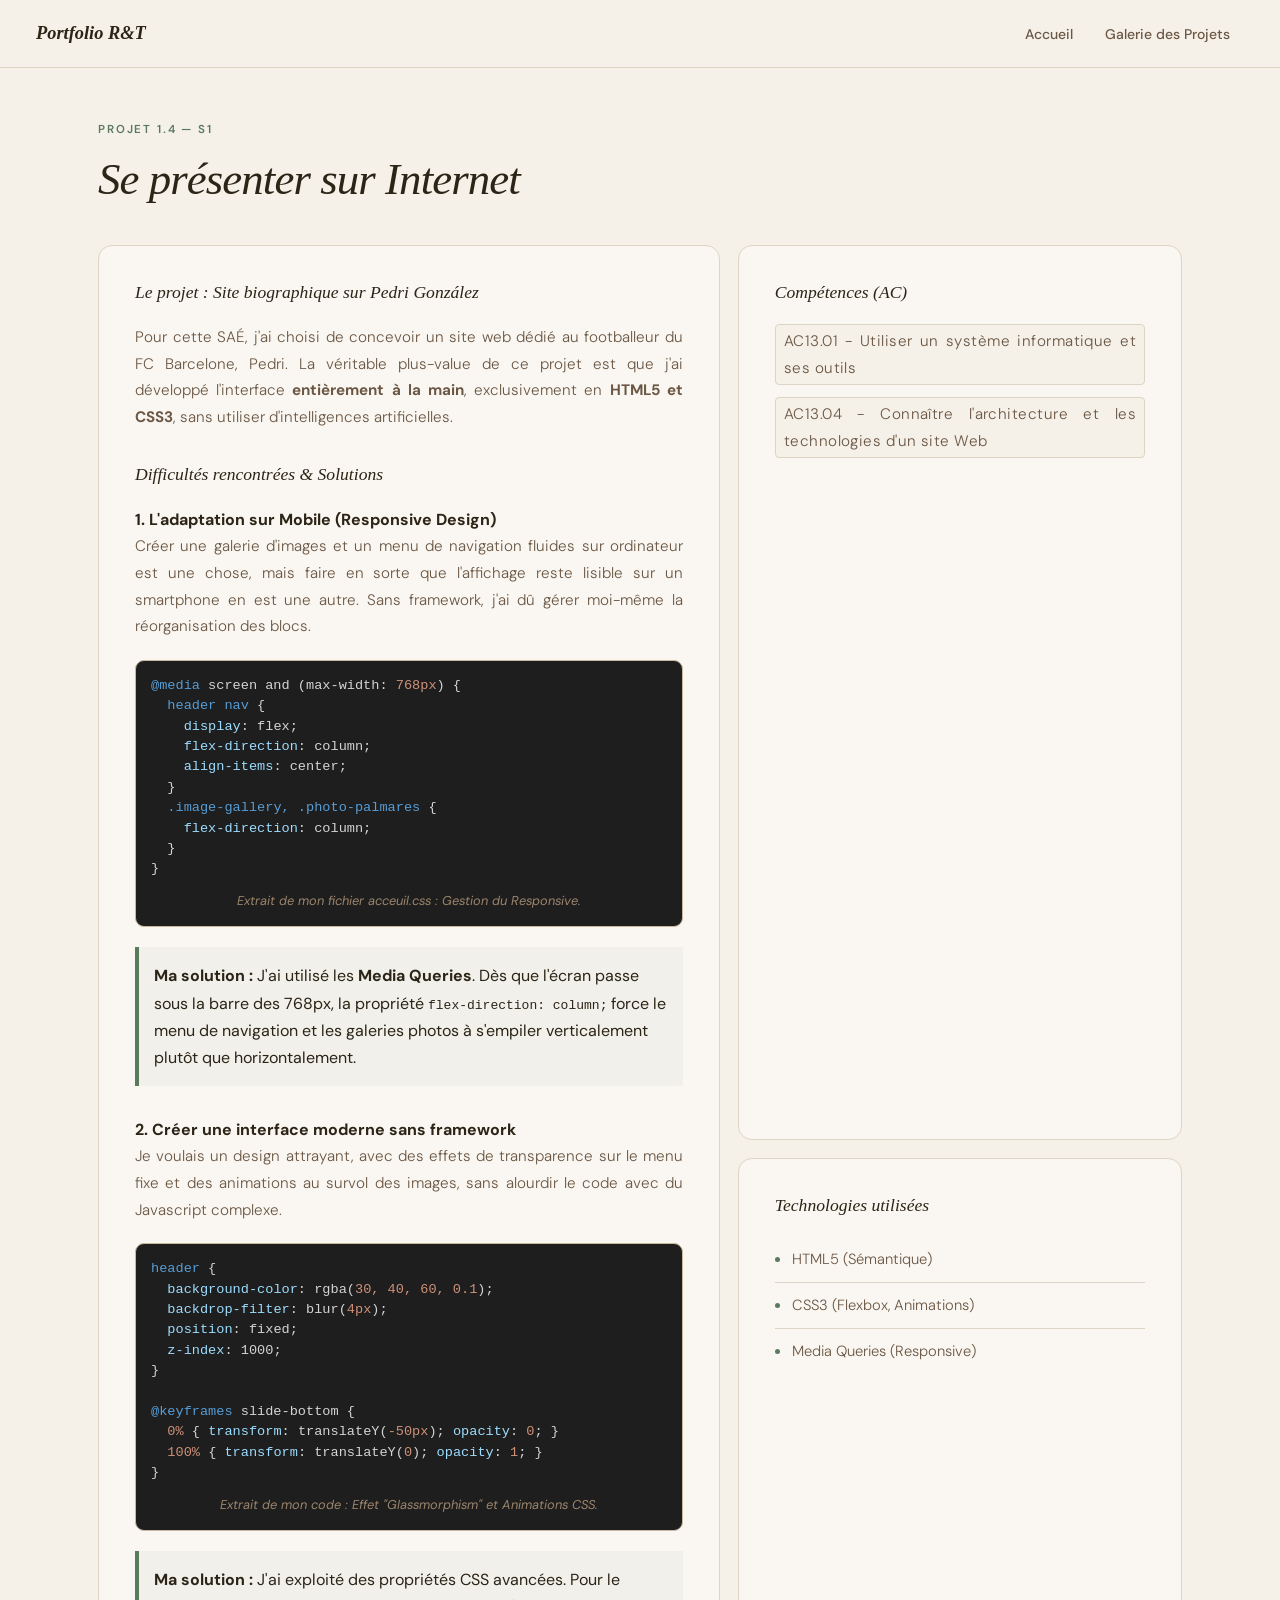
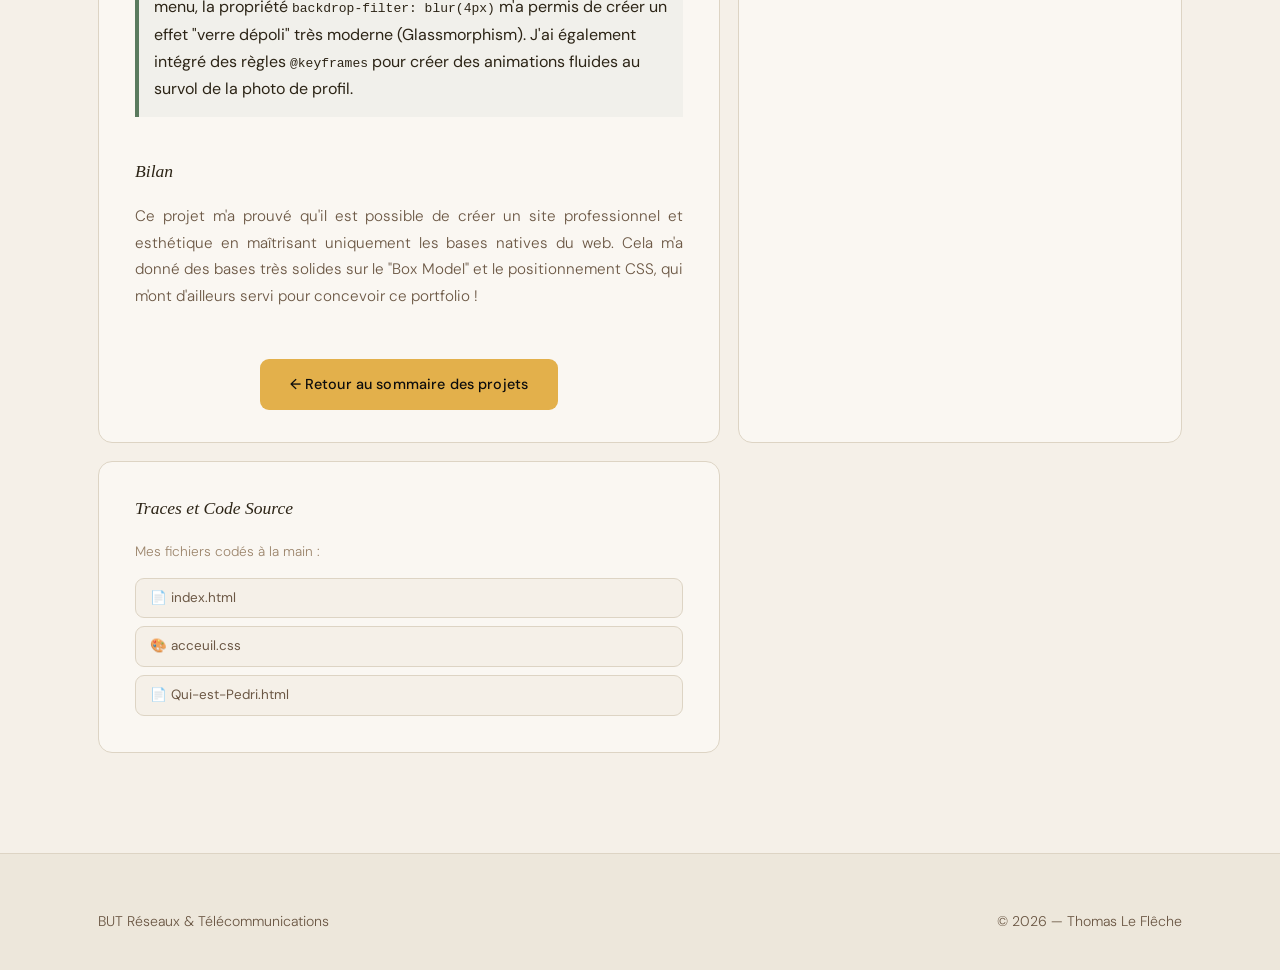
<file: sae14.html>
<!DOCTYPE html>
<html lang="fr">
<head>
  <meta charset="UTF-8" />
  <meta name="viewport" content="width=device-width, initial-scale=1.0" />
  <title>SAÉ 1.4 - Se présenter sur Internet | Portfolio Thomas</title>
  <link rel="stylesheet" href="style.css" />
  <link href="https://fonts.googleapis.com/css2?family=Syne:wght@400;600;700;800&family=DM+Sans:ital,opsz,wght@0,9..40,300;0,9..40,400;0,9..40,500;1,9..40,300&display=swap" rel="stylesheet" />
  <style>
    /* ════ Justification globale de tous les textes ════ */
    p, .section__intro {
      text-align: justify;
      line-height: 1.6;
    }

    .screenshot-box {
      margin: 20px 0;
      background: #1e1e1e;
      border: 1px solid var(--border-accent);
      border-radius: var(--radius-sm);
      padding: 15px;
      text-align: left;
      overflow-x: auto;
    }
    .code-snippet {
      font-family: 'Courier New', Courier, monospace;
      color: #d4d4d4;
      font-size: 0.85rem;
      line-height: 1.5;
    }
    .code-highlight { color: #ce9178; }
    .code-keyword { color: #569cd6; }
    .code-css-prop { color: #9cdcfe; }
    .screenshot-caption {
      font-size: 0.8rem;
      color: var(--text-dim);
      font-style: italic;
      margin-top: 10px;
      text-align: center;
    }
    .solution-box {
      background: rgba(90, 122, 94, 0.05);
      border-left: 4px solid var(--cyber);
      padding: 15px;
      margin: 15px 0;
    }
  </style>
</head>
<body>

  <nav class="nav">
    <div class="nav__logo">Portfolio R&T</div>
    <ul class="nav__links">
      <li><a href="index.html">Accueil</a></li>
      <li><a href="projets.html">Galerie des Projets</a></li>
    </ul>
  </nav>

  <section class="section" style="padding-top: 120px;">
    <div class="container">
      <div class="section__label">Projet 1.4 — S1</div>
      <h1 class="section__title">Se présenter sur Internet</h1>
      
      <div class="pres__grid" style="margin-top:40px;">
        
        <div class="pres__card pres__card--main">
          <h3>Le projet : Site biographique sur Pedri González</h3>
          <p>
            Pour cette SAÉ, j'ai choisi de concevoir un site web dédié au footballeur du FC Barcelone, Pedri. La véritable plus-value de ce projet est que j'ai développé l'interface <strong>entièrement à la main</strong>, exclusivement en <strong>HTML5 et CSS3</strong>, sans utiliser d'intelligences artificielles.
          </p>

          <h3 style="margin-top: 30px;">Difficultés rencontrées & Solutions</h3>
          
          <div class="problem-section">
            <h4>1. L'adaptation sur Mobile (Responsive Design)</h4>
            <p>
              Créer une galerie d'images et un menu de navigation fluides sur ordinateur est une chose, mais faire en sorte que l'affichage reste lisible sur un smartphone en est une autre. Sans framework, j'ai dû gérer moi-même la réorganisation des blocs.
            </p>
            
            <div class="screenshot-box">
              <div class="code-snippet">
<span class="code-keyword">@media</span> screen and (max-width: <span class="code-highlight">768px</span>) {<br>
&nbsp;&nbsp;<span class="code-keyword">header nav</span> {<br>
&nbsp;&nbsp;&nbsp;&nbsp;<span class="code-css-prop">display</span>: flex;<br>
&nbsp;&nbsp;&nbsp;&nbsp;<span class="code-css-prop">flex-direction</span>: column;<br>
&nbsp;&nbsp;&nbsp;&nbsp;<span class="code-css-prop">align-items</span>: center;<br>
&nbsp;&nbsp;}<br>
&nbsp;&nbsp;<span class="code-keyword">.image-gallery, .photo-palmares</span> {<br>
&nbsp;&nbsp;&nbsp;&nbsp;<span class="code-css-prop">flex-direction</span>: column;<br>
&nbsp;&nbsp;}<br>
}
              </div>
              <div class="screenshot-caption">Extrait de mon fichier acceuil.css : Gestion du Responsive.</div>
            </div>

            <div class="solution-box">
              <strong>Ma solution :</strong> J'ai utilisé les <strong>Media Queries</strong>. Dès que l'écran passe sous la barre des 768px, la propriété <code>flex-direction: column;</code> force le menu de navigation et les galeries photos à s'empiler verticalement plutôt que horizontalement.
            </div>
          </div>

          <div class="problem-section" style="margin-top: 30px;">
            <h4>2. Créer une interface moderne sans framework</h4>
            <p>
              Je voulais un design attrayant, avec des effets de transparence sur le menu fixe et des animations au survol des images, sans alourdir le code avec du Javascript complexe.
            </p>

            <div class="screenshot-box">
              <div class="code-snippet">
<span class="code-keyword">header</span> {<br>
&nbsp;&nbsp;<span class="code-css-prop">background-color</span>: rgba(<span class="code-highlight">30, 40, 60, 0.1</span>);<br>
&nbsp;&nbsp;<span class="code-css-prop">backdrop-filter</span>: blur(<span class="code-highlight">4px</span>);<br>
&nbsp;&nbsp;<span class="code-css-prop">position</span>: fixed;<br>
&nbsp;&nbsp;<span class="code-css-prop">z-index</span>: 1000;<br>
}<br>
<br>
<span class="code-keyword">@keyframes</span> slide-bottom {<br>
&nbsp;&nbsp;<span class="code-highlight">0%</span> { <span class="code-css-prop">transform</span>: translateY(<span class="code-highlight">-50px</span>); <span class="code-css-prop">opacity</span>: <span class="code-highlight">0</span>; }<br>
&nbsp;&nbsp;<span class="code-highlight">100%</span> { <span class="code-css-prop">transform</span>: translateY(<span class="code-highlight">0</span>); <span class="code-css-prop">opacity</span>: <span class="code-highlight">1</span>; }<br>
}
              </div>
              <div class="screenshot-caption">Extrait de mon code : Effet "Glassmorphism" et Animations CSS.</div>
            </div>

            <div class="solution-box">
              <strong>Ma solution :</strong> J'ai exploité des propriétés CSS avancées. Pour le menu, la propriété <code>backdrop-filter: blur(4px)</code> m'a permis de créer un effet "verre dépoli" très moderne (Glassmorphism). J'ai également intégré des règles <code>@keyframes</code> pour créer des animations fluides au survol de la photo de profil.
            </div>
          </div>

          <h3 style="margin-top: 40px;">Bilan</h3>
          <p>
            Ce projet m'a prouvé qu'il est possible de créer un site professionnel et esthétique en maîtrisant uniquement les bases natives du web. Cela m'a donné des bases très solides sur le "Box Model" et le positionnement CSS, qui m'ont d'ailleurs servi pour concevoir ce portfolio !
          </p>

          <div style="text-align: center; margin-top: 50px;">
  <a href="projets.html" class="btn btn--primary" style="background: #e3b04b; color: #0d0d0d;">
    ← Retour au sommaire des projets
  </a>
</div>
        </div>

        <div class="pres__card">
          <h3>Compétences (AC)</h3>
          <p class="ac-tag">AC13.01 - Utiliser un système informatique et ses outils</p>
          <p class="ac-tag">AC13.04 - Connaître l'architecture et les technologies d'un site Web</p>
        </div>

        <div class="pres__card">
          <h3>Technologies utilisées</h3>
          <ul class="skill-list">
            <li><span class="skill-dot"></span>HTML5 (Sémantique)</li>
            <li><span class="skill-dot"></span>CSS3 (Flexbox, Animations)</li>
            <li><span class="skill-dot"></span>Media Queries (Responsive)</li>
          </ul>
        </div>
        
        <div class="pres__card">
          <h3>Traces et Code Source</h3>
          <p style="font-size: 0.85rem; color: var(--text-dim); margin-bottom: 10px; text-align: left;">Mes fichiers codés à la main :</p>
          <a href="index.html" class="trace-placeholder" style="text-decoration: none;" download>📄 index.html</a>
          <a href="acceuil.css" class="trace-placeholder" style="text-decoration: none;" download>🎨 acceuil.css</a>
          <a href="Qui-est-Pedri.html" class="trace-placeholder" style="text-decoration: none;" download>📄 Qui-est-Pedri.html</a>
        </div>

      </div>
    </div>
  </section>

  <footer class="footer">
    <div class="container footer__inner">
      <div class="footer__left">
        <p>BUT Réseaux & Télécommunications</p>
      </div>
      <div class="footer__right">
        <p>© 2026 — Thomas Le Flêche</p>
      </div>
    </div>
  </footer>

</body>
</html>
</file>
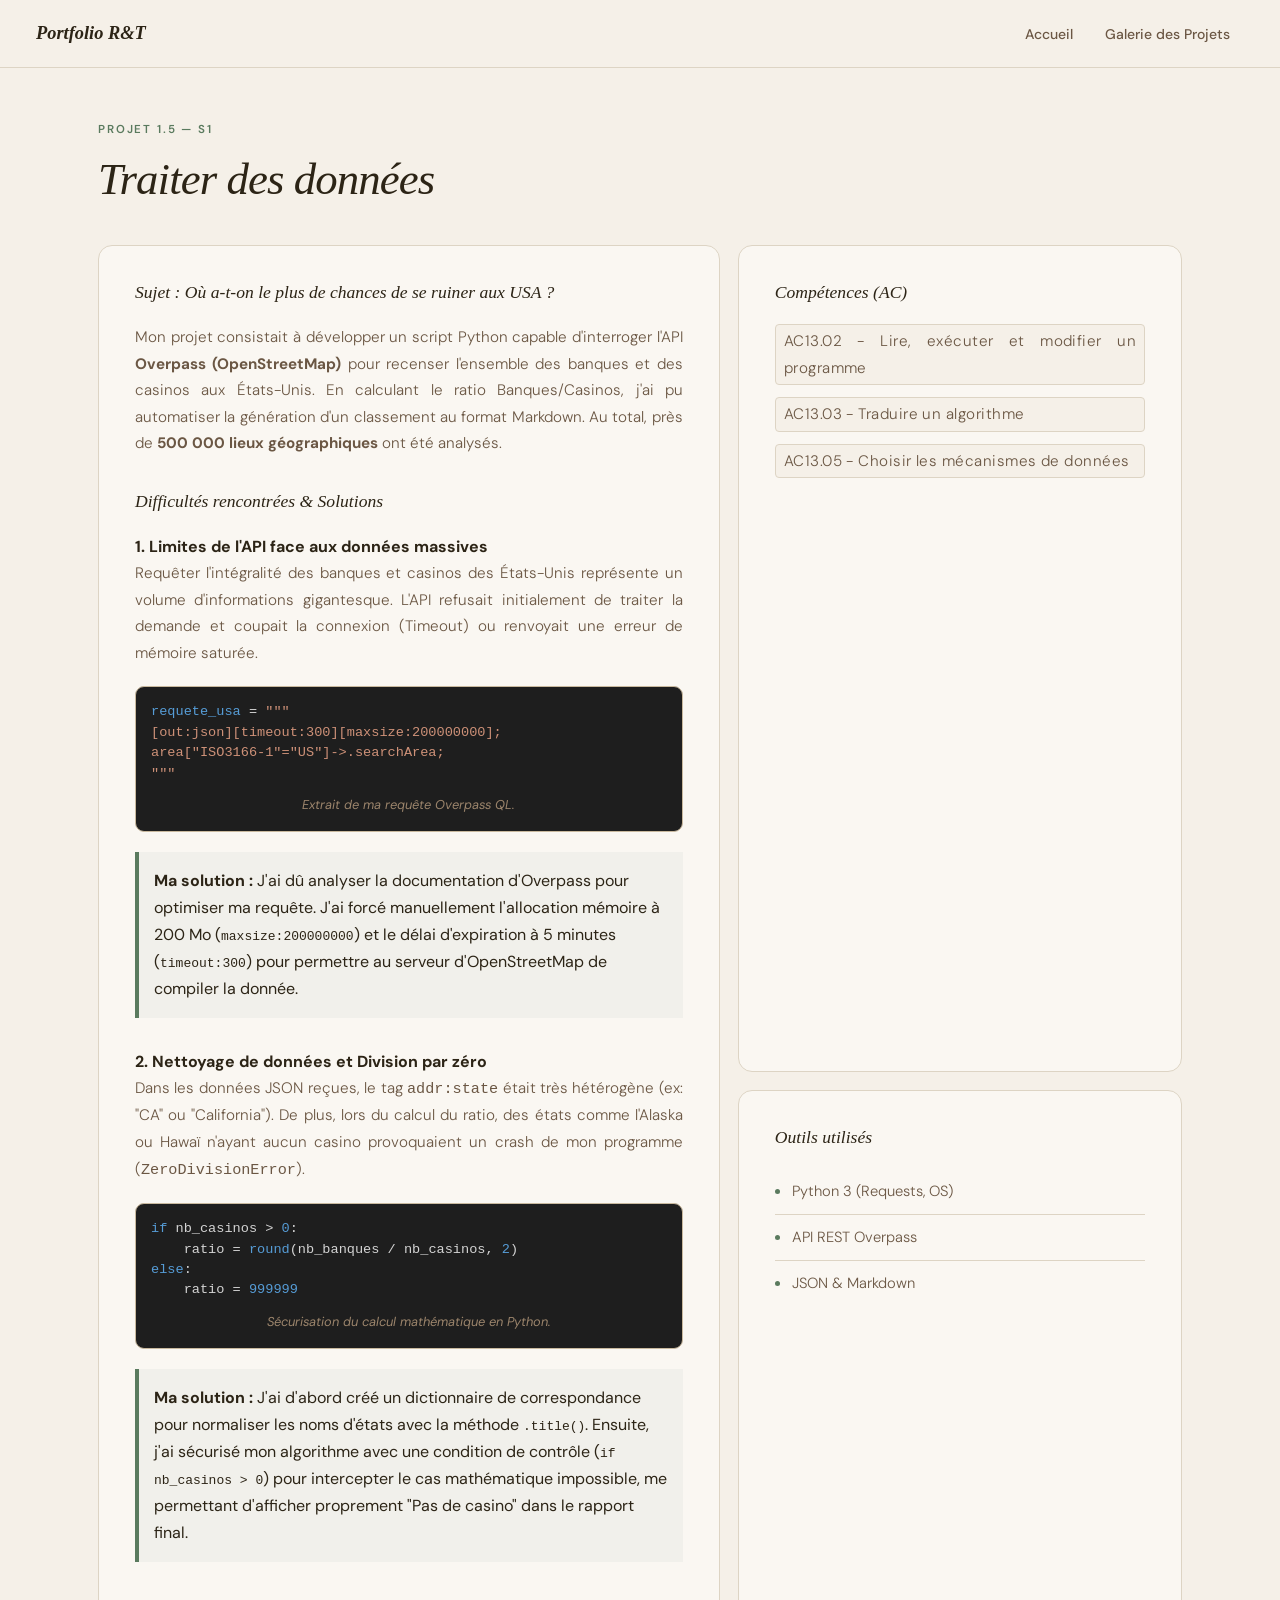
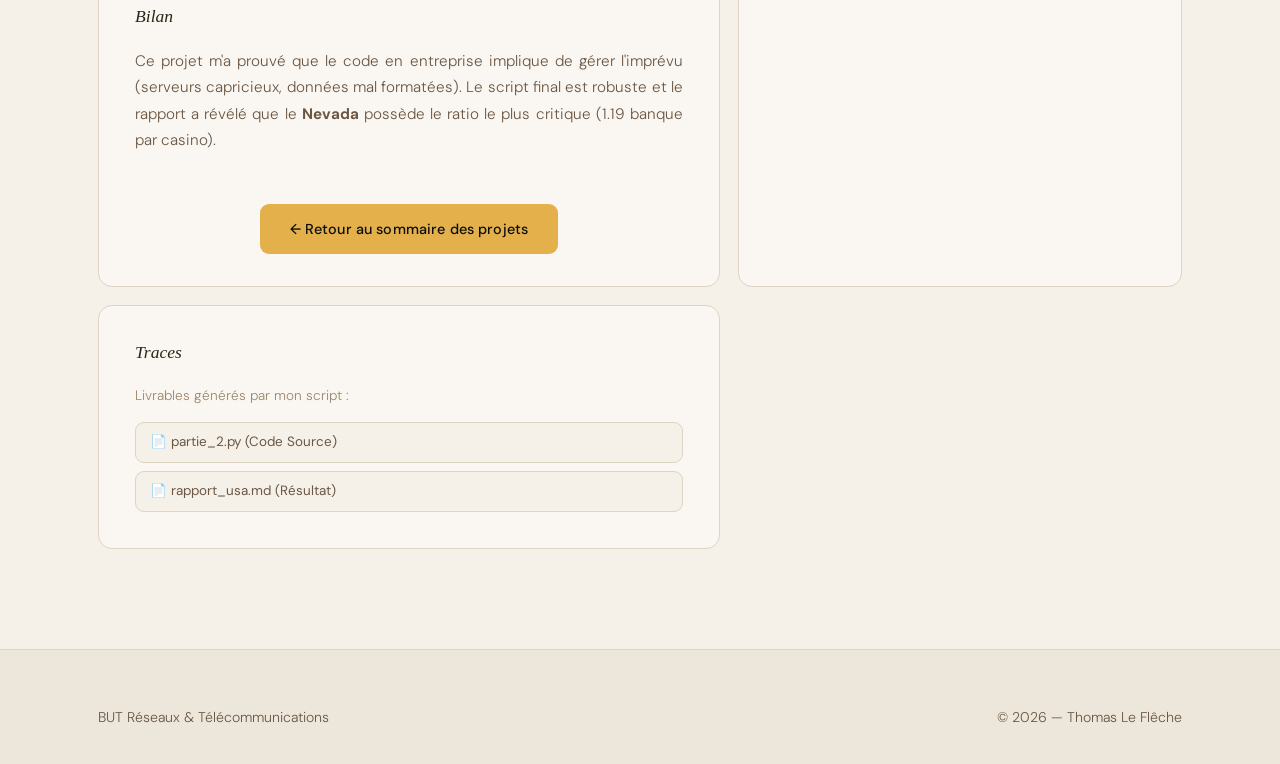
<file: sae15.html>
<!DOCTYPE html>
<html lang="fr">
<head>
  <meta charset="UTF-8" />
  <meta name="viewport" content="width=device-width, initial-scale=1.0" />
  <title>SAÉ 1.5 - Traitement des données | Portfolio Thomas</title>
  <link rel="stylesheet" href="style.css" />
  <link href="https://fonts.googleapis.com/css2?family=Syne:wght@400;600;700;800&family=DM+Sans:ital,opsz,wght@0,9..40,300;0,9..40,400;0,9..40,500;1,9..40,300&display=swap" rel="stylesheet" />
  <style>
    /* ════ Justification globale de tous les textes ════ */
    p, .section__intro {
      text-align: justify;
      line-height: 1.6;
    }

    .screenshot-box {
      margin: 20px 0;
      background: #1e1e1e; /* Fond sombre pour le code */
      border: 1px solid var(--border-accent);
      border-radius: var(--radius-sm);
      padding: 15px;
      text-align: left;
      overflow-x: auto;
    }
    .code-snippet {
      font-family: 'Courier New', Courier, monospace;
      color: #d4d4d4;
      font-size: 0.85rem;
      line-height: 1.5;
    }
    .code-highlight {
      color: #ce9178; /* Couleur style chaîne de caractères/variables */
    }
    .code-keyword {
      color: #569cd6; /* Couleur style mots-clés Python */
    }
    .screenshot-caption {
      font-size: 0.8rem;
      color: var(--text-dim);
      font-style: italic;
      margin-top: 10px;
      text-align: center;
    }
    .solution-box {
      background: rgba(90, 122, 94, 0.05);
      border-left: 4px solid var(--cyber);
      padding: 15px;
      margin: 15px 0;
    }
  </style>
</head>
<body>

  <nav class="nav">
    <div class="nav__logo">Portfolio R&T</div>
    <ul class="nav__links">
      <li><a href="index.html">Accueil</a></li>
      <li><a href="projets.html">Galerie des Projets</a></li>
    </ul>
  </nav>

  <section class="section" style="padding-top: 120px;">
    <div class="container">
      <div class="section__label">Projet 1.5 — S1</div>
      <h1 class="section__title">Traiter des données</h1>
      
      <div class="pres__grid" style="margin-top:40px;">
        
        <div class="pres__card pres__card--main">
          <h3>Sujet : Où a-t-on le plus de chances de se ruiner aux USA ?</h3>
          <p>
            Mon projet consistait à développer un script Python capable d'interroger l'API <strong>Overpass (OpenStreetMap)</strong> pour recenser l'ensemble des banques et des casinos aux États-Unis. En calculant le ratio Banques/Casinos, j'ai pu automatiser la génération d'un classement au format Markdown. Au total, près de <strong>500 000 lieux géographiques</strong> ont été analysés.
          </p>

          <h3 style="margin-top: 30px;">Difficultés rencontrées & Solutions</h3>
          
          <div class="problem-section">
            <h4>1. Limites de l'API face aux données massives</h4>
            <p>
              Requêter l'intégralité des banques et casinos des États-Unis représente un volume d'informations gigantesque. L'API refusait initialement de traiter la demande et coupait la connexion (Timeout) ou renvoyait une erreur de mémoire saturée.
            </p>
            
            <div class="screenshot-box">
              <div class="code-snippet">
<span class="code-keyword">requete_usa</span> = <span class="code-highlight">"""</span><br>
<span class="code-highlight">    [out:json][timeout:300][maxsize:200000000];</span><br>
<span class="code-highlight">    area["ISO3166-1"="US"]->.searchArea;</span><br>
<span class="code-highlight">"""</span>
              </div>
              <div class="screenshot-caption">Extrait de ma requête Overpass QL.</div>
            </div>

            <div class="solution-box">
              <strong>Ma solution :</strong> J'ai dû analyser la documentation d'Overpass pour optimiser ma requête. J'ai forcé manuellement l'allocation mémoire à 200 Mo (<code>maxsize:200000000</code>) et le délai d'expiration à 5 minutes (<code>timeout:300</code>) pour permettre au serveur d'OpenStreetMap de compiler la donnée.
            </div>
          </div>

          <div class="problem-section" style="margin-top: 30px;">
            <h4>2. Nettoyage de données et Division par zéro</h4>
            <p>
              Dans les données JSON reçues, le tag <code>addr:state</code> était très hétérogène (ex: "CA" ou "California"). De plus, lors du calcul du ratio, des états comme l'Alaska ou Hawaï n'ayant aucun casino provoquaient un crash de mon programme (<code>ZeroDivisionError</code>).
            </p>

            <div class="screenshot-box">
              <div class="code-snippet">
<span class="code-keyword">if</span> nb_casinos > <span class="code-keyword">0</span>:<br>
&nbsp;&nbsp;&nbsp;&nbsp;ratio = <span class="code-keyword">round</span>(nb_banques / nb_casinos, <span class="code-keyword">2</span>)<br>
<span class="code-keyword">else</span>:<br>
&nbsp;&nbsp;&nbsp;&nbsp;ratio = <span class="code-keyword">999999</span>
              </div>
              <div class="screenshot-caption">Sécurisation du calcul mathématique en Python.</div>
            </div>

            <div class="solution-box">
              <strong>Ma solution :</strong> J'ai d'abord créé un dictionnaire de correspondance pour normaliser les noms d'états avec la méthode <code>.title()</code>. Ensuite, j'ai sécurisé mon algorithme avec une condition de contrôle (<code>if nb_casinos > 0</code>) pour intercepter le cas mathématique impossible, me permettant d'afficher proprement "Pas de casino" dans le rapport final.
            </div>
          </div>

          <h3 style="margin-top: 40px;">Bilan</h3>
          <p>
            Ce projet m'a prouvé que le code en entreprise implique de gérer l'imprévu (serveurs capricieux, données mal formatées). Le script final est robuste et le rapport a révélé que le <strong>Nevada</strong> possède le ratio le plus critique (1.19 banque par casino).
          </p>

          <div style="text-align: center; margin-top: 50px;">
  <a href="projets.html" class="btn btn--primary" style="background: #e3b04b; color: #0d0d0d;">
    ← Retour au sommaire des projets
  </a>
</div>
        </div>

        <div class="pres__card">
          <h3>Compétences (AC)</h3>
          <p class="ac-tag">AC13.02 - Lire, exécuter et modifier un programme</p>
          <p class="ac-tag">AC13.03 - Traduire un algorithme</p>
          <p class="ac-tag">AC13.05 - Choisir les mécanismes de données</p>
        </div>

        <div class="pres__card">
          <h3>Outils utilisés</h3>
          <ul class="skill-list">
            <li><span class="skill-dot"></span>Python 3 (Requests, OS)</li>
            <li><span class="skill-dot"></span>API REST Overpass</li>
            <li><span class="skill-dot"></span>JSON & Markdown</li>
          </ul>
        </div>
        
        <div class="pres__card">
          <h3>Traces</h3>
          <p style="font-size: 0.85rem; color: var(--text-dim); margin-bottom: 10px; text-align: left;">Livrables générés par mon script :</p>
          <a href="#" class="trace-placeholder" style="text-decoration: none;">📄 partie_2.py (Code Source)</a>
          <a href="#" class="trace-placeholder" style="text-decoration: none;">📄 rapport_usa.md (Résultat)</a>
        </div>

      </div>
    </div>
  </section>

  <footer class="footer">
    <div class="container footer__inner">
      <div class="footer__left">
        <p>BUT Réseaux & Télécommunications</p>
      </div>
      <div class="footer__right">
        <p>© 2026 — Thomas Le Flêche</p>
      </div>
    </div>
  </footer>

</body>
</html>
</file>
<file: style.css>
/* ══════════════════════════════════════════════
   PORTFOLIO R&T — style.css
   Esthétique naturelle · Terre & Lin
   ══════════════════════════════════════════════ */

:root {
  --bg:         #f5f0e8;
  --bg-2:       #ede7db;
  --bg-card:    #faf7f2;
  --bg-card-hover: #f0ebe1;

  --border:        #ddd4c4;
  --border-accent: #c9b99e;

  --accent:    #2c2416;
  --accent-dim: rgba(44, 36, 22, 0.06);
  --accent-2:  #5c4a32;

  --cyber:     #5a7a5e;
  --cyber-dim: rgba(90, 122, 94, 0.1);
  --warn:      #b5603a;

  --text:      #2c2416;
  --text-muted: #6b5744;
  --text-dim:  #9c856c;

  --radius:    14px;
  --radius-sm: 9px;
  --transition: 0.3s ease;

  --font-head: 'Fraunces', Georgia, serif;
  --font-body: 'DM Sans', sans-serif;

  --nav-h: 68px;
}

/* ── Reset & Base ────────────────────────────── */
*, *::before, *::after { box-sizing: border-box; margin: 0; padding: 0; }
html { scroll-behavior: smooth; }

body {
  font-family: var(--font-body);
  background: var(--bg);
  color: var(--text);
  line-height: 1.7;
  overflow-x: hidden;
}

a { color: var(--text-muted); text-decoration: none; transition: var(--transition); }
a:hover { color: var(--accent); }
ul { list-style: none; }
img { max-width: 100%; display: block; }

.container {
  max-width: 1140px;
  margin: 0 auto;
  padding: 0 28px;
  position: relative;
  z-index: 1;
}

/* ══════════════════════════════════════════════
   NAVIGATION
══════════════════════════════════════════════ */
.nav {
  position: fixed;
  top: 0; left: 0; right: 0;
  z-index: 100;
  height: var(--nav-h);
  display: flex;
  align-items: center;
  justify-content: space-between;
  padding: 0 36px;
  background: rgba(245, 240, 232, 0.9);
  backdrop-filter: blur(14px);
  border-bottom: 1px solid var(--border);
}

.nav__logo {
  font-family: var(--font-head);
  font-weight: 600;
  font-size: 1.15rem;
  color: var(--accent);
  font-style: italic;
}

.nav__links { display: flex; gap: 4px; }
.nav__links a {
  color: var(--text-muted);
  font-size: 0.875rem;
  font-weight: 500;
  padding: 6px 14px;
  border-radius: 20px;
  transition: color var(--transition), background var(--transition);
}
.nav__links a:hover {
  color: var(--accent);
  background: var(--accent-dim);
  text-decoration: none;
}

.nav__burger {
  display: none;
  flex-direction: column;
  gap: 5px;
  background: none;
  border: none;
  cursor: pointer;
  padding: 6px;
}
.nav__burger span {
  display: block;
  width: 22px; height: 1.5px;
  background: var(--accent);
  border-radius: 2px;
  transition: var(--transition);
}

/* ══════════════════════════════════════════════
   HERO
══════════════════════════════════════════════ */
.hero {
  position: relative;
  min-height: 100vh;
  display: flex;
  align-items: center;
  justify-content: center;
  overflow: hidden;
  padding-top: var(--nav-h);
}

.hero__bg { position: absolute; inset: 0; z-index: 0; }

.hero__grid {
  position: absolute;
  inset: 0;
  background-image:
    radial-gradient(ellipse 60% 40% at 20% 30%, rgba(90,122,94,0.09) 0%, transparent 60%),
    radial-gradient(ellipse 50% 50% at 80% 70%, rgba(181,96,58,0.07) 0%, transparent 60%),
    radial-gradient(var(--border) 1px, transparent 1px);
  background-size: auto, auto, 32px 32px;
}

.hero__orb { display: none; }

.hero__content {
  position: relative;
  z-index: 1;
  text-align: center;
  max-width: 780px;
  padding: 60px 24px;
  animation: fadeUp 1s cubic-bezier(0.4,0,0.2,1) both;
}
@keyframes fadeUp {
  from { opacity: 0; transform: translateY(24px); }
  to   { opacity: 1; transform: translateY(0); }
}

.hero__badge {
  display: inline-block;
  font-size: 0.72rem;
  font-weight: 600;
  letter-spacing: 0.12em;
  text-transform: uppercase;
  color: var(--cyber);
  border: 1px solid rgba(90,122,94,0.3);
  background: rgba(90,122,94,0.08);
  padding: 6px 20px;
  border-radius: 100px;
  margin-bottom: 32px;
}

.hero__title {
  font-family: var(--font-head);
  font-size: clamp(2.8rem, 7vw, 5.2rem);
  font-weight: 300;
  line-height: 1.08;
  letter-spacing: -0.02em;
  margin-bottom: 24px;
  color: var(--accent);
}

.hero__accent {
  font-style: italic;
  font-weight: 400;
  color: var(--accent-2);
}

.hero__subtitle {
  font-size: 1rem;
  color: var(--text-dim);
  margin-bottom: 44px;
  line-height: 1.85;
  font-weight: 300;
}

.hero__photo-wrap { display: flex; justify-content: center; margin-bottom: 44px; }

.hero__photo-placeholder {
  width: 120px; height: 120px;
  border-radius: 50%;
  background: var(--bg-2);
  border: 2px solid var(--border-accent);
  display: flex;
  flex-direction: column;
  align-items: center;
  justify-content: center;
  gap: 6px;
  color: var(--text-dim);
  font-size: 0.72rem;
  overflow: hidden;
  box-shadow: 0 4px 20px rgba(44,36,22,0.08);
}
.hero__photo-placeholder svg { width: 52px; height: 52px; fill: var(--border-accent); }

.hero__cta { display: flex; gap: 12px; justify-content: center; flex-wrap: wrap; }

.btn {
  display: inline-flex;
  align-items: center;
  gap: 8px;
  padding: 13px 30px;
  border-radius: var(--radius-sm);
  font-family: var(--font-body);
  font-weight: 500;
  font-size: 0.9rem;
  transition: var(--transition);
  border: none;
  cursor: pointer;
  text-decoration: none;
  letter-spacing: 0.01em;
}
.btn--primary { background: var(--accent); color: var(--bg); }
.btn--primary:hover {
  background: var(--accent-2);
  color: var(--bg);
  transform: translateY(-2px);
  box-shadow: 0 8px 24px rgba(44,36,22,0.18);
  text-decoration: none;
}
.btn--ghost {
  background: transparent;
  color: var(--accent);
  border: 1px solid var(--border-accent);
}
.btn--ghost:hover {
  background: var(--accent-dim);
  border-color: var(--accent);
  transform: translateY(-2px);
  text-decoration: none;
}

.hero__scroll {
  position: absolute;
  bottom: 32px; left: 50%;
  transform: translateX(-50%);
  color: var(--text-dim);
  font-size: 1.2rem;
  animation: bounce 2.4s ease-in-out infinite;
  z-index: 1;
  opacity: 0.6;
}
@keyframes bounce {
  0%, 100% { transform: translateX(-50%) translateY(0); }
  50%       { transform: translateX(-50%) translateY(8px); }
}
/* Nouvelle classe pour styliser l'image */
.hero__profile-img {
  width: 100%;
  height: 100%;
  border-radius: 50%;
  object-fit: cover; /* Crucial pour ne pas déformer l'image */
  display: block;
}


/* ══════════════════════════════════════════════
   SECTIONS
══════════════════════════════════════════════ */
.section { padding: 100px 0; }

.section--dark {
  background: var(--bg-2);
  border-top: 1px solid var(--border);
  border-bottom: 1px solid var(--border);
}

.section__label {
  font-size: 0.72rem;
  font-weight: 600;
  letter-spacing: 0.16em;
  text-transform: uppercase;
  color: var(--cyber);
  margin-bottom: 14px;
}

.section__title {
  font-family: var(--font-head);
  font-size: clamp(2rem, 5vw, 2.8rem);
  font-weight: 300;
  font-style: italic;
  letter-spacing: -0.02em;
  margin-bottom: 16px;
  line-height: 1.15;
  color: var(--accent);
}

.section__intro {
  color: var(--text-dim);
  max-width: 600px;
  font-size: 1rem;
  margin-bottom: 52px;
  font-weight: 300;
  line-height: 1.85;
}

/* ══════════════════════════════════════════════
   PRÉSENTATION
══════════════════════════════════════════════ */
.pres__grid { display: grid; grid-template-columns: 1.4fr 1fr; gap: 18px; }

.pres__card {
  background: var(--bg-card);
  border: 1px solid var(--border);
  border-radius: var(--radius);
  padding: 32px 36px;
  transition: transform var(--transition), box-shadow var(--transition);
}
.pres__card:hover {
  transform: translateY(-3px);
  box-shadow: 0 12px 32px rgba(44,36,22,0.07);
}
.pres__card--main { grid-row: span 2; }
.pres__card h3 {
  font-family: var(--font-head);
  font-size: 1.1rem;
  font-weight: 400;
  font-style: italic;
  color: var(--accent);
  margin-bottom: 16px;
}
.pres__card p {
  color: var(--text-muted);
  margin-bottom: 12px;
  font-size: 0.95rem;
  font-weight: 300;
  line-height: 1.75;
}

.pres__links { display: flex; gap: 10px; flex-wrap: wrap; margin-top: 24px; }
.link-pill {
  display: inline-flex;
  align-items: center;
  gap: 6px;
  padding: 8px 16px;
  border-radius: 20px;
  background: var(--bg);
  border: 1px solid var(--border);
  color: var(--text-muted);
  font-size: 0.85rem;
  font-weight: 500;
}
.link-pill:hover {
  background: var(--cyber-dim);
  border-color: rgba(90,122,94,0.35);
  color: var(--cyber);
  text-decoration: none;
}

.skill-list li {
  display: flex;
  align-items: center;
  gap: 12px;
  padding: 10px 0;
  border-bottom: 1px solid var(--border);
  color: var(--text-muted);
  font-size: 0.92rem;
  font-weight: 300;
}
.skill-list li:last-child { border-bottom: none; }
.skill-dot { width: 5px; height: 5px; border-radius: 50%; background: var(--cyber); flex-shrink: 0; }

/* ══════════════════════════════════════════════
   SAÉ
══════════════════════════════════════════════ */
.saes__filters { display: flex; gap: 8px; flex-wrap: wrap; margin-bottom: 40px; }
.filter-btn {
  padding: 8px 20px;
  border-radius: 20px;
  background: var(--bg-card);
  border: 1px solid var(--border);
  color: var(--text-muted);
  font-family: var(--font-body);
  font-size: 0.85rem;
  font-weight: 500;
  cursor: pointer;
  transition: var(--transition);
}
.filter-btn:hover, .filter-btn.active {
  background: var(--accent);
  border-color: var(--accent);
  color: var(--bg);
}

.saes__grid {
  display: grid;
  grid-template-columns: repeat(auto-fill, minmax(320px, 1fr));
  gap: 18px;
  align-items: start;
}

.sae-card {
  background: var(--bg-card);
  border: 1px solid var(--border);
  border-radius: var(--radius);
  padding: 28px 32px;
  transition: transform var(--transition), box-shadow var(--transition), border-color var(--transition);
  position: relative;
  overflow: hidden;
}
.sae-card::before {
  content: '';
  position: absolute;
  top: 0; left: 0; right: 0;
  height: 2px;
  background: var(--border);
  transition: background var(--transition);
}
.sae-card:hover {
  transform: translateY(-4px);
  box-shadow: 0 16px 40px rgba(44,36,22,0.08);
  border-color: var(--border-accent);
}
.sae-card:hover::before { background: var(--cyber); }

.sae-card__header {
  display: flex;
  align-items: center;
  justify-content: space-between;
  margin-bottom: 12px;
}
.sae-card__code {
  font-size: 0.75rem;
  font-weight: 600;
  letter-spacing: 0.06em;
  color: var(--text-dim);
  text-transform: uppercase;
}
.sae-card__sem {
  font-size: 0.72rem;
  font-weight: 600;
  color: var(--cyber);
  background: var(--cyber-dim);
  padding: 3px 10px;
  border-radius: 20px;
  border: 1px solid rgba(90,122,94,0.2);
}

.sae-card__title {
  font-family: var(--font-head);
  font-size: 1.1rem;
  font-weight: 400;
  font-style: italic;
  line-height: 1.35;
  margin-bottom: 14px;
  color: var(--accent);
}

.sae-card__acs { display: flex; flex-wrap: wrap; gap: 5px; margin-bottom: 16px; }
.ac-tag {
  font-size: 0.7rem;
  font-weight: 600;
  padding: 3px 8px;
  border-radius: 4px;
  background: var(--bg);
  border: 1px solid var(--border);
  color: var(--text-dim);
  letter-spacing: 0.03em;
}

.sae-card__body { display: none; animation: slideDown 0.3s ease; }
.sae-card__body.open { display: block; }

@keyframes slideDown {
  from { opacity: 0; transform: translateY(-6px); }
  to   { opacity: 1; transform: translateY(0); }
}

.sae-section { margin-bottom: 16px; padding-bottom: 16px; border-bottom: 1px solid var(--border); }
.sae-section:last-child { border-bottom: none; }
.sae-section h4 {
  font-size: 0.72rem;
  font-weight: 600;
  color: var(--text-dim);
  margin-bottom: 8px;
  text-transform: uppercase;
  letter-spacing: 0.1em;
}
.sae-section p { color: var(--text-muted); font-size: 0.88rem; line-height: 1.7; font-weight: 300; }

.trace-placeholder {
  display: inline-flex;
  align-items: center;
  gap: 8px;
  background: var(--bg);
  border: 1px solid var(--border);
  border-radius: var(--radius-sm);
  padding: 8px 14px;
  font-size: 0.84rem;
  color: var(--text-muted);
  margin: 4px 0;
  width: 100%;
}

.sae-card__toggle {
  margin-top: 14px;
  background: none;
  border: none;
  color: var(--text-muted);
  font-family: var(--font-body);
  font-size: 0.88rem;
  font-weight: 500;
  cursor: pointer;
  padding: 0;
  transition: color var(--transition);
}
.sae-card__toggle:hover { color: var(--cyber); }

.sae-card--add {
  display: flex;
  flex-direction: column;
  align-items: center;
  justify-content: center;
  text-align: center;
  border-style: dashed;
  min-height: 200px;
  background: transparent;
  box-shadow: none;
}
.sae-card__add-icon { font-size: 2rem; color: var(--border-accent); margin-bottom: 12px; }
.sae-card--add h3 {
  font-size: 1rem;
  font-weight: 400;
  color: var(--text-muted);
  margin-bottom: 8px;
  font-family: var(--font-head);
  font-style: italic;
}
.sae-card--add p { font-size: 0.85rem; color: var(--text-dim); font-weight: 300; }
.sae-card--add:hover {
  border-color: var(--cyber);
  background: rgba(90,122,94,0.03);
  transform: none;
}

/* ══════════════════════════════════════════════
   BILANS
══════════════════════════════════════════════ */
.bilans__grid {
  display: grid;
  grid-template-columns: repeat(auto-fill, minmax(270px, 1fr));
  gap: 18px;
  margin-bottom: 32px;
}

.bilan-card {
  background: var(--bg-card);
  border: 1px solid var(--border);
  border-radius: var(--radius);
  padding: 28px 32px;
  transition: transform var(--transition), box-shadow var(--transition);
}
.bilan-card:hover {
  transform: translateY(-3px);
  box-shadow: 0 12px 28px rgba(44,36,22,0.07);
}

.bilan-card__icon { font-size: 1.8rem; margin-bottom: 12px; opacity: 0.85; }
.bilan-card__code {
  font-size: 0.72rem;
  font-weight: 700;
  letter-spacing: 0.08em;
  color: var(--text-dim);
  margin-bottom: 6px;
  text-transform: uppercase;
}
.bilan-card h3 {
  font-family: var(--font-head);
  font-size: 1.05rem;
  font-weight: 400;
  font-style: italic;
  line-height: 1.4;
  margin-bottom: 20px;
  color: var(--accent);
}

.bilan-card__level { margin-bottom: 22px; }
.level-label {
  font-size: 0.75rem;
  color: var(--text-dim);
  display: block;
  margin-bottom: 8px;
  font-weight: 600;
  text-transform: uppercase;
  letter-spacing: 0.08em;
}
.level-bar { height: 4px; background: var(--border); border-radius: 100px; overflow: hidden; margin-bottom: 6px; }
.level-fill {
  height: 100%;
  border-radius: 100px;
  background: var(--border-accent);
  transition: width 1.2s cubic-bezier(0.4,0,0.2,1);
}
.bilan-card--cyber .level-fill { background: var(--cyber); }
.level-pct { font-size: 0.75rem; color: var(--text-dim); font-weight: 500; }

.bilan-card__acs { margin-bottom: 18px; display: flex; flex-direction: column; gap: 5px; }
.ac-row {
  display: flex;
  align-items: center;
  justify-content: space-between;
  padding: 6px 10px;
  border-radius: 6px;
  background: var(--bg);
  border: 1px solid var(--border);
}
.ac-code { font-size: 0.83rem; font-weight: 500; color: var(--text-muted); }
.ac-status {
  font-size: 0.78rem;
  font-weight: 700;
  width: 22px; height: 22px;
  display: flex;
  align-items: center;
  justify-content: center;
  border-radius: 4px;
}
.ac-status--ok { background: var(--cyber-dim); color: var(--cyber); }
.ac-status--progress { background: rgba(181,96,58,0.1); color: var(--warn); }
.ac-status--todo { background: transparent; color: var(--text-dim); border: 1px dashed var(--border-accent); }

.bilan-card__text {
  font-size: 0.88rem;
  color: var(--text-muted);
  line-height: 1.7;
  margin-top: 14px;
  padding-top: 14px;
  border-top: 1px solid var(--border);
  font-weight: 300;
}

.legend {
  display: flex;
  gap: 20px;
  flex-wrap: wrap;
  padding: 14px 22px;
  background: var(--bg-card);
  border: 1px solid var(--border);
  border-radius: var(--radius);
  width: fit-content;
}
.legend-item { display: flex; align-items: center; gap: 8px; font-size: 0.88rem; color: var(--text-muted); }

.hidden { display: none !important; }
/* ══════════════════════════════════════════════
   FOOTER
══════════════════════════════════════════════ */
.footer { border-top: 1px solid var(--border); padding: 56px 0 36px; background: var(--bg-2); }
.footer__inner { display: flex; align-items: flex-start; justify-content: space-between; gap: 32px; flex-wrap: wrap; }
.footer__logo { font-family: var(--font-head); font-weight: 400; font-style: italic; font-size: 1.15rem; color: var(--accent); margin-bottom: 8px; }
.footer__left p, .footer__right p { font-size: 0.88rem; color: var(--text-muted); line-height: 1.7; font-weight: 300; }
.footer__copy { margin-top: 12px; font-size: 0.82rem !important; color: var(--text-dim) !important; }

/* ══════════════════════════════════════════════
   RESPONSIVE
══════════════════════════════════════════════ */
@media (max-width: 900px) {
  .pres__grid { grid-template-columns: 1fr; }
  .pres__card--main { grid-row: auto; }
}

@media (max-width: 700px) {
  .nav__links { display: none; }
  .nav__burger { display: flex; }

  .nav.menu-open .nav__links {
    display: flex;
    flex-direction: column;
    position: absolute;
    top: var(--nav-h); left: 0; right: 0;
    background: rgba(245,240,232,0.97);
    backdrop-filter: blur(12px);
    border-bottom: 1px solid var(--border);
    padding: 16px;
    gap: 4px;
    box-shadow: 0 10px 30px rgba(44,36,22,0.08);
  }
  .nav.menu-open .nav__links a { padding: 12px 16px; width: 100%; }

  .section { padding: 64px 0; }
  .saes__grid, .bilans__grid { grid-template-columns: 1fr; }

  .footer__inner { flex-direction: column; }
}

/* ── Scrollbar ───────────────────────────────── */
::-webkit-scrollbar { width: 7px; }
::-webkit-scrollbar-track { background: var(--bg); }
::-webkit-scrollbar-thumb { background: var(--border-accent); border-radius: 4px; }
::-webkit-scrollbar-thumb:hover { background: var(--text-dim); }
</file>
